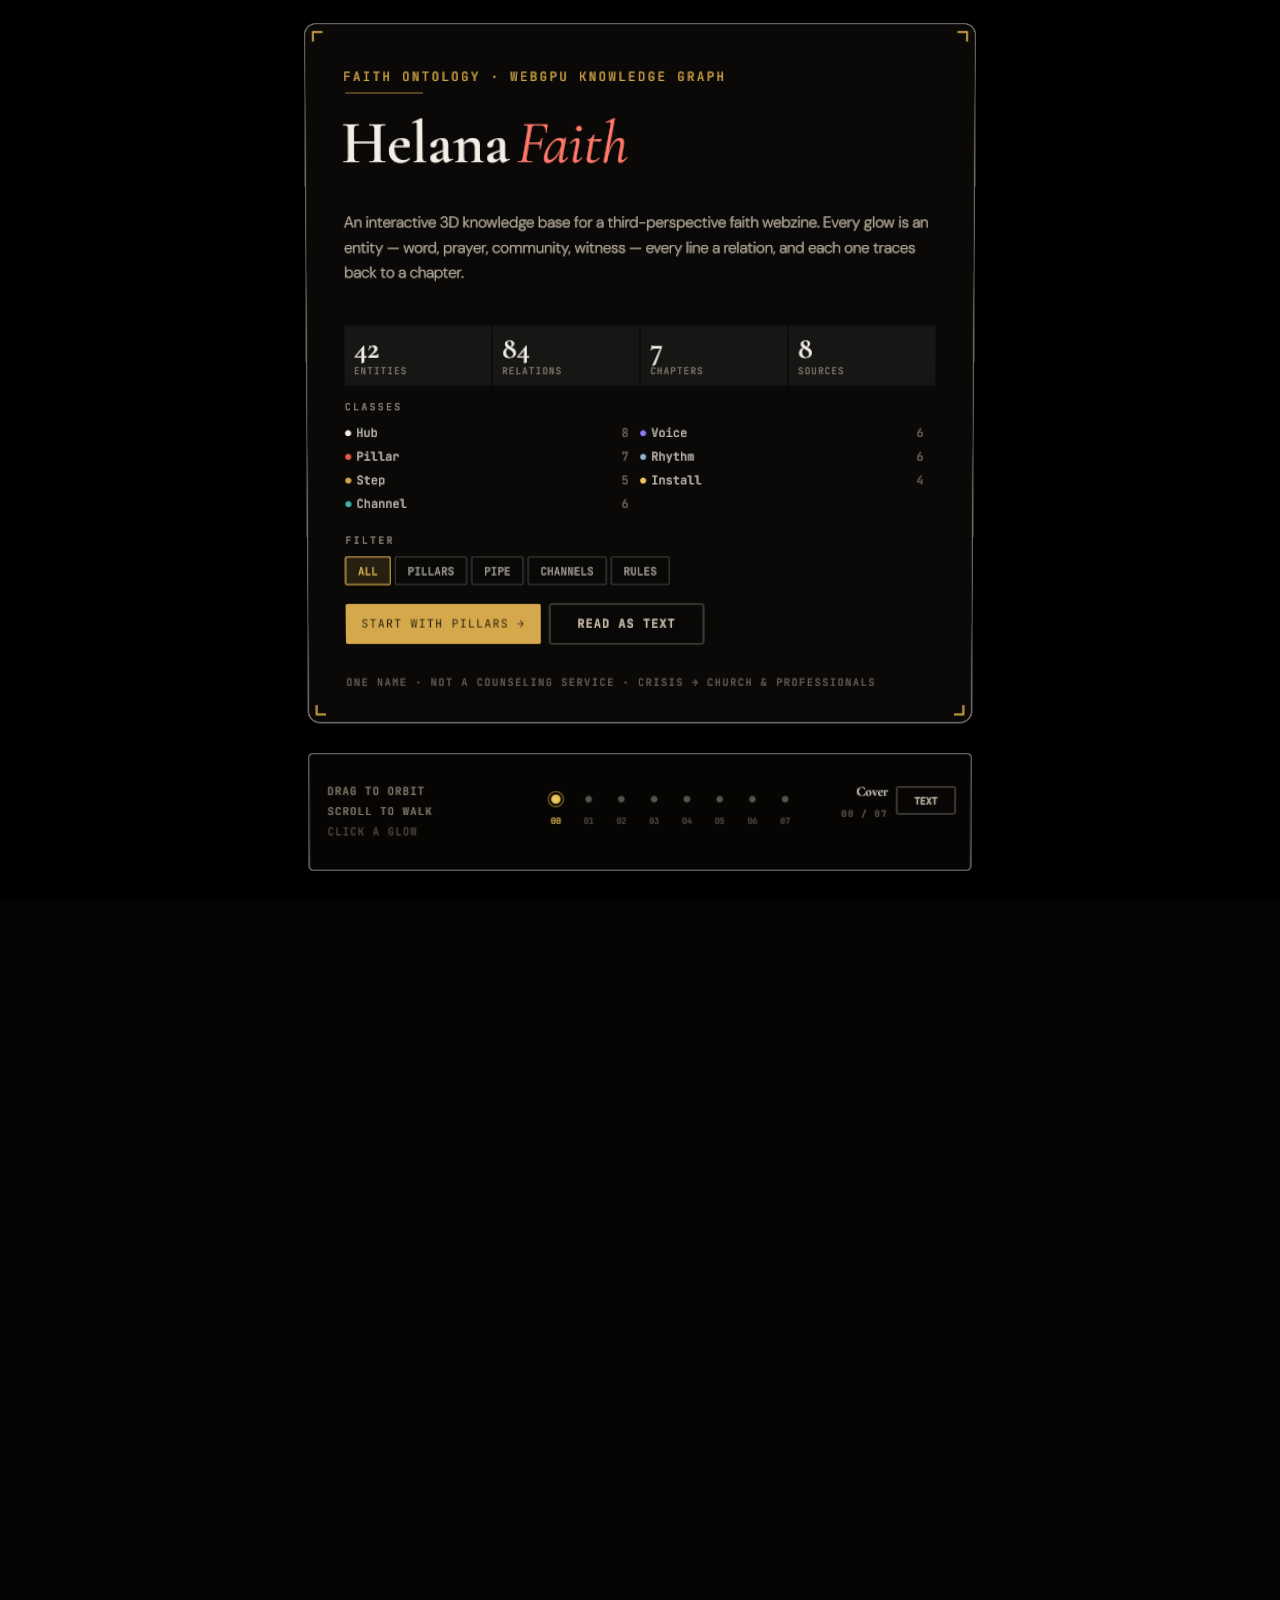
<file: index.html>
<!DOCTYPE html>
<html lang="en" data-theme="dark">
<head>
<meta charset="UTF-8">
<meta name="viewport" content="width=device-width, initial-scale=1.0">
<meta name="description" content="Helana Faith — a religious fantasy channel. A doubting Thomas crosses Christianity, Catholicism, and Buddhism with a third perspective, seeking genuine faith not from doctrine but from doubt and imagination.">
<meta name="theme-color" content="#0a0908" media="(prefers-color-scheme: dark)">
<meta name="theme-color" content="#f7f1e6" media="(prefers-color-scheme: light)">
<meta name="color-scheme" content="dark light">
<meta name="application-name" content="Helana Faith">
<meta name="mobile-web-app-capable" content="yes">
<meta name="apple-mobile-web-app-capable" content="yes">
<meta name="apple-mobile-web-app-status-bar-style" content="black-translucent">
<meta name="apple-mobile-web-app-title" content="Helana Faith">
<meta name="msapplication-TileColor" content="#0a0908">
<meta name="msapplication-TileImage" content="icons/icon-192.png">
<meta property="og:title" content="Helana Faith — Religious Fantasy">
<meta property="og:description" content="From doubt, not doctrine. A religious fantasy channel seeking genuine faith through a third perspective.">
<meta property="og:image" content="https://helena751107.github.io/helana-faith/assets/social-preview.jpg">
<meta property="og:type" content="website">
<title>Helana Faith — Religious Fantasy</title>
<link rel="canonical" href="https://helena751107.github.io/helana-faith/">
<link rel="stylesheet" href="ontoviz/onto.css">
<script type="application/ld+json">
{
  "@context": "https://schema.org",
  "@graph": [
    {
      "@type": "Person",
      "@id": "https://github.com/helena751107#person",
      "name": "Helena Park",
      "url": "https://github.com/helena751107",
      "description": "Made in Korea — not a developer. One Galaxy S21, built by voice, for a sister.",
      "sameAs": [
        "https://github.com/helena751107",
        "https://helena751107.github.io/helena_phone/",
        "https://www.youtube.com/@helena_phone",
        "https://www.youtube.com/@HelenaPark-e7c"
      ]
    },
    {
      "@type": "WebSite",
      "@id": "https://helena751107.github.io/helana-faith/#website",
      "url": "https://helena751107.github.io/helana-faith/",
      "name": "Helana Faith — Religious Fantasy",
      "inLanguage": "en",
      "publisher": {
        "@id": "https://github.com/helena751107#person"
      },
      "author": {
        "@id": "https://github.com/helena751107#person"
      }
    }
  ]
}
</script>
<link rel="manifest" href="site.webmanifest">
<link rel="icon" href="icons/favicon-32.png" type="image/png" sizes="32x32">
<link rel="icon" href="icons/favicon-16.png" type="image/png" sizes="16x16">
<link rel="icon" href="icons/icon.svg" type="image/svg+xml">
<link rel="apple-touch-icon" href="icons/apple-touch-icon.png" sizes="180x180">
<link rel="mask-icon" href="icons/icon.svg" color="#d4a84b">
<link rel="preconnect" href="https://fonts.googleapis.com">
<link rel="preconnect" href="https://fonts.gstatic.com" crossorigin>
<link href="https://fonts.googleapis.com/css2?family=Cormorant+Garamond:ital,wght@0,400;0,600;0,700;1,400;1,600&family=DM+Sans:ital,opsz,wght@0,9..40,300;0,9..40,400;0,9..40,500;0,9..40,600;0,9..40,700;1,9..40,400&family=JetBrains+Mono:wght@400;500&family=Noto+Sans+KR:wght@300;400;500;700&display=swap" rel="stylesheet">
<style>
/* HELANA FAITH — editorial webzine · gold accent · mirrors phone/log */
:root {
  --ink:#f4efe6; --ink-dim:#b5a999; --ink-mute:#7a7064;
  --paper:#0a0908; --paper-2:#12100e; --paper-3:#1a1714;
  --rule:rgba(244,239,230,.1); --rule-strong:rgba(244,239,230,.18);
  --gold:#d4a84b; --gold-bright:#f0c75e; --crimson:#e85d4c; --teal:#3db8a8; --indigo:#8b7cf0;
  --serif:'Cormorant Garamond','Times New Roman',serif;
  --sans:'DM Sans','Noto Sans KR',system-ui,sans-serif;
  --mono:'JetBrains Mono',ui-monospace,monospace;
  --max:1180px; --ease:cubic-bezier(.16,1,.3,1); --accent:var(--gold);
}
[data-theme="light"]{
  --ink:#1a1510; --ink-dim:#5c5348; --ink-mute:#8a8074;
  --paper:#f7f1e6; --paper-2:#efe8db; --paper-3:#fffdf8;
  --rule:rgba(26,21,16,.1); --rule-strong:rgba(26,21,16,.18);
}
*,*::before,*::after{box-sizing:border-box;margin:0;padding:0}
html{scroll-behavior:smooth;-webkit-text-size-adjust:100%}
body{font-family:var(--sans);background:var(--paper);color:var(--ink);line-height:1.65;overflow-x:hidden;-webkit-font-smoothing:antialiased;cursor:none}
@media(pointer:coarse){body{cursor:auto}.cursor,.cursor-dot{display:none!important}}
a{color:inherit;text-decoration:none}
button{font:inherit;color:inherit;background:none;border:none;cursor:none}
@media(pointer:coarse){button{cursor:pointer}}
::selection{background:var(--gold);color:#1a1508}

.cursor,.cursor-dot{position:fixed;top:0;left:0;pointer-events:none;z-index:9999;border-radius:50%;transform:translate(-50%,-50%);transition:width .25s var(--ease),height .25s var(--ease),border-color .25s;mix-blend-mode:difference}
.cursor{width:36px;height:36px;border:1px solid rgba(244,239,230,.55);opacity:.85}
.cursor.hover{width:56px;height:56px;border-color:var(--gold-bright)}
.cursor-dot{width:5px;height:5px;background:var(--gold-bright);mix-blend-mode:normal}

.spine{position:fixed;left:0;top:0;bottom:0;width:3px;z-index:200;background:var(--rule)}
.spine-fill{width:100%;height:0%;background:linear-gradient(180deg,var(--gold),var(--crimson),var(--teal));transition:height .1s linear}

.masthead{position:fixed;top:0;left:0;right:0;z-index:150;display:grid;grid-template-columns:1fr auto 1fr;align-items:center;gap:12px;padding:12px clamp(14px,3vw,36px);padding-top:max(12px,env(safe-area-inset-top));padding-left:max(16px,calc(env(safe-area-inset-left,0px) + 12px));padding-right:max(16px,calc(env(safe-area-inset-right,0px) + 12px));background:color-mix(in srgb,var(--paper) 88%,transparent);backdrop-filter:blur(16px) saturate(1.2);-webkit-backdrop-filter:blur(16px) saturate(1.2);border-bottom:1px solid transparent;transition:border-color .3s;min-height:56px}
.masthead.scrolled{border-bottom-color:var(--rule)}
.mast-left{display:flex;align-items:center;gap:12px;font-size:.72rem;letter-spacing:.14em;text-transform:uppercase;color:var(--ink-mute);font-weight:500}
.mast-left .issue{color:var(--gold)}
.mast-brand{justify-self:center;font-family:var(--serif);font-size:1.1rem;font-weight:700;letter-spacing:.08em;text-transform:uppercase;white-space:nowrap;display:flex;align-items:center;gap:10px}
.mast-brand img{width:28px;height:28px;border-radius:6px}
.mast-brand em{font-style:italic;color:var(--gold);font-weight:400}
.mast-right{justify-self:end;display:flex;align-items:center;gap:2px;flex-wrap:wrap;justify-content:flex-end}
.mast-right a,.mast-right button{font-size:.72rem;letter-spacing:.06em;text-transform:uppercase;padding:10px 11px;color:var(--ink-dim);transition:color .2s;font-weight:500;min-height:44px;display:inline-flex;align-items:center;background:none;border:none;font-family:inherit;cursor:pointer}
.mast-right a:hover,.mast-right button:hover{color:var(--gold)}
.mast-cta{background:var(--gold)!important;color:#1a1508!important;border-radius:2px;font-weight:600!important;padding:10px 14px!important}
.menu-btn{display:none;font-size:1.25rem;width:44px;height:44px;min-height:44px;border:1px solid var(--rule-strong)!important;border-radius:8px;color:var(--ink);background:var(--paper-2);z-index:160}
.nav-backdrop{display:none;position:fixed;inset:0;background:rgba(0,0,0,.5);z-index:145;opacity:0;transition:opacity .25s;border:none}
.nav-backdrop.show{display:block;opacity:1}

.chapter-rail{position:fixed;right:18px;top:50%;transform:translateY(-50%);z-index:140;display:flex;flex-direction:column;gap:14px}
.chapter-rail a{width:8px;height:8px;border-radius:50%;border:1px solid var(--ink-mute);background:transparent;position:relative;transition:.3s var(--ease)}
.chapter-rail a.on{background:var(--gold);border-color:var(--gold);transform:scale(1.3)}
.chapter-rail a span{position:absolute;right:18px;top:50%;transform:translateY(-50%);white-space:nowrap;font-size:.65rem;letter-spacing:.1em;text-transform:uppercase;color:var(--ink-mute);opacity:0;transition:.25s;pointer-events:none}
.chapter-rail a:hover span,.chapter-rail a.on span{opacity:1;color:var(--ink-dim)}

.shell{max-width:var(--max);margin:0 auto;padding:0 clamp(22px,5vw,36px);position:relative;z-index:1}
.chapter{padding:clamp(72px,12vw,120px) 0;border-top:1px solid var(--rule)}
.ch-label{display:flex;align-items:baseline;gap:16px;margin-bottom:28px;font-size:.7rem;letter-spacing:.22em;text-transform:uppercase;color:var(--gold);font-weight:600}
.ch-label .num{font-family:var(--mono);font-size:.75rem}
.ch-label .line{flex:1;height:1px;background:var(--rule)}
.ch-title{font-family:var(--serif);font-size:clamp(2.2rem,5vw,3.4rem);font-weight:600;line-height:1.1;letter-spacing:-.02em;margin-bottom:16px}
.ch-title em{font-style:italic;color:var(--gold-bright)}
.ch-deck{max-width:540px;color:var(--ink-dim);font-size:1.05rem;font-weight:300;margin-bottom:40px}

.cover{min-height:100vh;display:grid;place-items:center;position:relative;padding:100px 0 60px;overflow:hidden}
.cover-bg{position:absolute;inset:0;z-index:0;background:
  radial-gradient(ellipse 80% 60% at 70% 18%,rgba(212,168,75,.16),transparent 55%),
  radial-gradient(ellipse 50% 50% at 18% 82%,rgba(240,199,94,.07),transparent 50%),
  radial-gradient(ellipse 40% 40% at 92% 88%,rgba(139,124,240,.06),transparent 50%)}
.cover-noise{position:absolute;inset:0;opacity:.04;z-index:0;pointer-events:none;background-image:url("data:image/svg+xml,%3Csvg viewBox='0 0 200 200' xmlns='http://www.w3.org/2000/svg'%3E%3Cfilter id='n'%3E%3CfeTurbulence type='fractalNoise' baseFrequency='0.9' numOctaves='4' stitchTiles='stitch'/%3E%3C/filter%3E%3Crect width='100%25' height='100%25' filter='url(%23n)'/%3E%3C/svg%3E")}
.cover-inner{position:relative;z-index:1;width:100%;max-width:var(--max);margin:0 auto;padding:0 clamp(22px,5vw,36px)}
.cover-kicker{display:flex;flex-wrap:wrap;gap:10px 18px;align-items:center;font-size:.72rem;letter-spacing:.18em;text-transform:uppercase;color:var(--ink-mute);margin-bottom:28px}
.cover-kicker .dot{width:6px;height:6px;border-radius:50%;background:var(--gold);box-shadow:0 0 12px var(--gold);animation:blink 2s infinite}
@keyframes blink{50%{opacity:.35}}
.cover h1{font-family:var(--serif);font-weight:700;font-size:clamp(2.8rem,10vw,6.8rem);line-height:.94;letter-spacing:-.03em;margin-bottom:24px}
.cover h1 .thin{font-weight:400;font-style:italic;color:var(--gold-bright);display:block}
.cover h1 .line2{display:block;font-size:.7em;font-weight:500;margin-top:.06em}
.cover-sub{max-width:520px;font-size:clamp(1rem,2vw,1.15rem);color:var(--ink-dim);font-weight:300;margin-bottom:36px;border-left:2px solid var(--gold);padding-left:18px}
.cover-cta{display:flex;flex-wrap:wrap;gap:12px;margin-bottom:48px}
.btn{display:inline-flex;align-items:center;gap:8px;padding:14px 22px;font-size:.8rem;font-weight:600;letter-spacing:.08em;text-transform:uppercase;border:1px solid var(--rule-strong);transition:.35s var(--ease);background:transparent;color:var(--ink)}
.btn-solid{background:var(--gold);color:#1a1508;border-color:var(--gold)}
.btn-solid:hover{background:var(--gold-bright);transform:translateY(-2px)}
.btn-line:hover{border-color:var(--gold);color:var(--gold);transform:translateY(-2px)}
.btn-soft{background:color-mix(in srgb,var(--gold) 14%,var(--paper-2));border-color:color-mix(in srgb,var(--gold) 40%,var(--rule))}

.cover-stats{display:grid;grid-template-columns:repeat(6,1fr);gap:1px;background:var(--rule);border:1px solid var(--rule)}
.cover-stats .s{background:var(--paper-2);padding:20px 10px;text-align:center;transition:background .3s}
.cover-stats .s:hover{background:var(--paper-3)}
.cover-stats .v{font-family:var(--serif);font-size:clamp(1.5rem,3vw,2.1rem);font-weight:700;color:var(--gold-bright);line-height:1}
.cover-stats .l{font-size:.62rem;letter-spacing:.12em;text-transform:uppercase;color:var(--ink-mute);margin-top:8px}

.marquee-wrap{overflow:hidden;border-block:1px solid var(--rule);background:var(--paper-2);padding:14px 0}
.marquee{display:flex;width:max-content;animation:marquee 44s linear infinite;font-size:.75rem;letter-spacing:.16em;text-transform:uppercase;color:var(--ink-mute);font-weight:500}
.marquee span{padding:0 28px;white-space:nowrap}
.marquee span::after{content:'✝';margin-left:28px;color:var(--gold);font-size:.7rem;vertical-align:middle}
@keyframes marquee{to{transform:translateX(-50%)}}

.g2{display:grid;grid-template-columns:1fr 1fr;gap:20px}
.g3{display:grid;grid-template-columns:repeat(3,1fr);gap:18px}
.g4{display:grid;grid-template-columns:repeat(4,1fr);gap:14px}

.pillar{background:var(--paper-2);border:1px solid var(--rule);padding:26px;cursor:none;transition:.4s var(--ease);position:relative;overflow:hidden}
@media(pointer:coarse){.pillar{cursor:pointer}}
.pillar::before{content:'';position:absolute;left:0;top:0;bottom:0;width:3px;background:var(--pc,var(--gold));opacity:.75}
.pillar:hover,.pillar.active{border-color:var(--pc,var(--gold));transform:translateY(-6px);box-shadow:0 28px 50px rgba(0,0,0,.35)}
.pillar .code{font-size:.65rem;letter-spacing:.16em;text-transform:uppercase;font-weight:700;color:var(--pc,var(--gold));margin-bottom:10px}
.pillar h3{font-family:var(--serif);font-size:1.55rem;font-weight:600;margin-bottom:10px}
.pillar p{color:var(--ink-dim);font-size:.9rem;font-weight:300;margin-bottom:14px}
.pillar ul{margin:0 0 0 1.05em;color:var(--ink-dim);font-size:.85rem;font-weight:300}
.pillar li{margin-bottom:5px}
.meter{margin-top:16px}
.meter-label{display:flex;justify-content:space-between;font-size:.68rem;letter-spacing:.08em;text-transform:uppercase;color:var(--ink-mute);margin-bottom:6px}
.meter-bar{height:4px;background:var(--rule);overflow:hidden}
.meter-fill{height:100%;width:0;background:var(--pc,var(--gold));transition:width 1.2s var(--ease)}

.infograph-box{background:var(--paper-2);border:1px solid var(--rule);padding:clamp(20px,4vw,36px);position:relative}
.infograph-box .hint{position:absolute;top:14px;right:16px;font-size:.65rem;letter-spacing:.1em;text-transform:uppercase;color:var(--ink-mute)}
.svg-arch{width:100%;height:auto;display:block;max-height:440px}
.svg-arch .node rect{transition:fill .3s,stroke .3s,filter .3s}
.svg-arch .node:hover rect,.svg-arch .node.active rect{fill:rgba(212,168,75,.14);stroke:var(--gold);filter:drop-shadow(0 0 8px rgba(212,168,75,.35))}
.svg-arch .node:hover text,.svg-arch .node.active text{fill:var(--gold-bright)}
.svg-arch .flow{stroke-dasharray:6 6;animation:dash 16s linear infinite}
@keyframes dash{to{stroke-dashoffset:-120}}
.tooltip{position:absolute;pointer-events:none;z-index:10;background:var(--paper-3);border:1px solid var(--gold);padding:12px 14px;max-width:260px;opacity:0;transform:translateY(6px);transition:opacity .2s,transform .2s;font-size:.82rem;box-shadow:0 12px 40px rgba(0,0,0,.4)}
.tooltip.show{opacity:1;transform:none}
.tooltip strong{display:block;font-family:var(--serif);font-size:1.05rem;margin-bottom:4px;color:var(--gold-bright)}
.tooltip span{color:var(--ink-dim);font-weight:300;line-height:1.45}

.method-steps{display:grid;grid-template-columns:repeat(5,1fr);gap:10px;margin-bottom:28px}
.m-step{background:var(--paper-2);border:1px solid var(--rule);padding:18px 14px;transition:.35s var(--ease);cursor:none;min-height:140px}
@media(pointer:coarse){.m-step{cursor:pointer}}
.m-step:hover,.m-step.active{border-color:var(--gold);transform:translateY(-4px);box-shadow:0 16px 40px rgba(0,0,0,.3)}
.m-step .n{font-family:var(--serif);font-size:1.8rem;color:var(--gold);line-height:1;margin-bottom:8px}
.m-step .en{font-family:var(--mono);font-size:.65rem;letter-spacing:.1em;text-transform:uppercase;color:var(--ink-mute);margin-bottom:6px}
.m-step .ko{font-weight:600;font-size:.95rem;margin-bottom:8px}
.m-step .d{font-size:.78rem;color:var(--ink-dim);font-weight:300;line-height:1.45}
.method-panel{background:var(--paper-2);border:1px solid var(--rule);padding:28px;min-height:150px;border-left:3px solid var(--gold)}
.method-panel h3{font-family:var(--serif);font-size:1.5rem;margin-bottom:10px}
.method-panel p{color:var(--ink-dim);font-weight:300;font-size:.95rem}

.chan{background:var(--paper-2);border:1px solid var(--rule);padding:24px;transition:.35s var(--ease);display:flex;flex-direction:column;gap:12px}
.chan:hover{border-color:var(--gold);transform:translateY(-4px);box-shadow:0 20px 48px rgba(0,0,0,.3)}
.chan .eyebrow{font-size:.65rem;letter-spacing:.14em;text-transform:uppercase;color:var(--gold);font-weight:600}
.chan h3{font-family:var(--serif);font-size:1.45rem;font-weight:600}
.chan p{color:var(--ink-dim);font-weight:300;font-size:.9rem;flex:1}
.chan .link{font-size:.75rem;letter-spacing:.08em;text-transform:uppercase;font-weight:600;color:var(--gold-bright)}

.verse{margin:8px 0 0;padding:28px 24px;border:1px solid var(--rule);background:var(--paper-3);position:relative}
.verse q{font-family:var(--serif);font-size:clamp(1.25rem,3vw,1.75rem);font-style:italic;line-height:1.45;color:var(--ink-dim);display:block}
.verse cite{display:block;margin-top:16px;font-style:normal;font-size:.75rem;letter-spacing:.12em;text-transform:uppercase;color:var(--gold);font-weight:600}

.ibar{display:flex;flex-direction:column;gap:12px}
.ibar-row{display:grid;grid-template-columns:100px 1fr 48px;gap:12px;align-items:center;font-size:.78rem}
.ibar-row .n{color:var(--ink-mute);text-align:right;font-size:.72rem}
.ibar-row .t{height:6px;background:var(--rule);overflow:hidden}
.ibar-row .f{height:100%;width:0;transition:width 1.4s var(--ease)}
.ibar-row .p{font-family:var(--mono);font-size:.72rem;color:var(--ink-dim)}

.ed-card{background:var(--paper-2);border:1px solid var(--rule);padding:28px;transition:.35s var(--ease)}
.ed-card:hover{border-color:var(--rule-strong);transform:translateY(-3px)}
.ed-card .eyebrow{font-size:.65rem;letter-spacing:.16em;text-transform:uppercase;color:var(--gold);margin-bottom:12px;font-weight:600}
.ed-card h3{font-family:var(--serif);font-size:1.5rem;font-weight:600;margin-bottom:12px}
.ed-card p{color:var(--ink-dim);font-weight:300;font-size:.95rem}
.tag{font-size:.65rem;letter-spacing:.06em;text-transform:uppercase;padding:4px 10px;border:1px solid var(--rule);color:var(--ink-mute);font-weight:500;display:inline-block}
.tag.gold{border-color:rgba(212,168,75,.45);color:var(--gold)}
.tag.ok{border-color:rgba(61,184,168,.4);color:var(--teal)}

.install-box{background:var(--paper-2);border:1px solid var(--rule);padding:28px;display:grid;gap:16px}
.install-box code{font-family:var(--mono);font-size:.85rem;color:var(--gold);background:var(--paper);padding:14px 16px;border:1px solid var(--rule);display:block;overflow-x:auto}
.eco-bar{display:flex;flex-wrap:wrap;gap:8px;margin-top:20px;padding:14px;border:1px dashed var(--rule);background:var(--paper-2)}
.eco-bar a{font-size:.72rem;letter-spacing:.08em;text-transform:uppercase;color:var(--ink-mute);padding:8px 12px;min-height:36px;display:inline-flex;align-items:center}
.eco-bar a:hover,.eco-bar a.on{color:var(--gold)}

.note{margin-top:28px;padding:16px 18px;border:1px solid var(--rule-strong);background:color-mix(in srgb,var(--gold) 8%,var(--paper-2));font-size:.88rem;color:var(--ink-dim);font-weight:300}
.note strong{color:var(--gold-bright);font-weight:600}

.hero-shot{position:relative;margin:44px 0 0;border:1px solid var(--rule-strong);overflow:hidden;background:var(--paper-2)}
.hero-shot img{width:100%;height:auto;display:block;filter:saturate(1.05) contrast(1.03)}
.hero-shot .cap{position:absolute;left:14px;bottom:14px;font-size:.66rem;letter-spacing:.14em;text-transform:uppercase;color:var(--gold-bright);background:rgba(10,9,8,.55);backdrop-filter:blur(6px);-webkit-backdrop-filter:blur(6px);padding:7px 11px;border:1px solid rgba(244,239,230,.15)}
[data-theme="light"] .hero-shot .cap{background:rgba(247,241,230,.6);color:var(--gold);border-color:rgba(26,21,16,.15)}
@media(max-width:640px){.hero-shot{margin-top:32px}.hero-shot .cap{font-size:.6rem;padding:6px 9px}}

.reveal{opacity:0;transform:translateY(28px);transition:opacity .7s var(--ease),transform .7s var(--ease)}
.reveal.in{opacity:1;transform:none}
.reveal-d1{transition-delay:.08s}.reveal-d2{transition-delay:.16s}.reveal-d3{transition-delay:.24s}

.site-foot{border-top:1px solid var(--rule);padding:48px 0 80px;text-align:center;color:var(--ink-mute);font-size:.82rem}
.site-foot .gold{color:var(--gold);margin-top:8px;font-weight:500}
.to-top{position:fixed;right:18px;bottom:22px;z-index:160;width:44px;height:44px;border:1px solid var(--rule-strong);background:var(--paper-2);border-radius:50%;opacity:0;pointer-events:none;transition:.3s;color:var(--ink);display:grid;place-items:center;font-size:1.1rem}
.to-top.show{opacity:1;pointer-events:auto}

@media(max-width:900px){
  .g3,.g4,.cover-stats{grid-template-columns:repeat(2,1fr)}
  .method-steps{grid-template-columns:repeat(2,1fr)}
  .method-steps .m-step:last-child{grid-column:1/-1}
  .chapter-rail{display:none}
  .menu-btn{display:grid;place-items:center}
  .masthead{grid-template-columns:1fr auto}
  .mast-brand{justify-self:start}
  .mast-left{display:none}
  .mast-right{position:fixed;top:0;right:0;bottom:0;width:min(300px,86vw);background:var(--paper-2);border-left:1px solid var(--rule);flex-direction:column;align-items:stretch;justify-content:flex-start;padding:72px 16px 24px;gap:4px;transform:translateX(105%);transition:transform .3s var(--ease);z-index:155}
  .mast-right.open{transform:translateX(0)}
  .mast-right a,.mast-right button{justify-content:flex-start;width:100%;padding:14px 12px}
}
@media(max-width:640px){
  .g2,.g3,.g4{grid-template-columns:1fr}
  .cover-stats{grid-template-columns:repeat(2,1fr)}
  .method-steps{grid-template-columns:1fr}
  .method-steps .m-step:last-child{grid-column:auto}
  .cover h1{font-size:clamp(2.4rem,12vw,3.5rem)}
  .ibar-row{grid-template-columns:80px 1fr 40px}
  .infograph-box .hint{display:none}
}
@media(prefers-reduced-motion:reduce){
  .marquee,.svg-arch .flow,.reveal{animation:none!important;transition:none!important}
  .reveal{opacity:1;transform:none}
}

/* —— Chapter accordion (default collapsed) —— */
.acc-toolbar{display:flex;gap:10px;flex-wrap:wrap;margin:8px 0 20px}
.acc-toolbar button{min-height:40px;padding:8px 14px;border:1px solid var(--rule-strong,var(--rule2,rgba(244,239,230,.18)));background:var(--paper-2);color:var(--ink-dim);font-size:.72rem;letter-spacing:.08em;text-transform:uppercase;cursor:pointer;font-family:inherit;transition:.25s}
.acc-toolbar button:hover{border-color:var(--accent,var(--gold));color:var(--ink)}
section.chapter.acc{border-top:1px solid var(--rule);padding:0}
section.chapter.acc .acc-head{width:100%;display:grid;grid-template-columns:1fr auto;grid-template-rows:auto auto;gap:6px 16px;align-items:center;text-align:left;padding:22px 0;min-height:64px;background:none;border:none;color:inherit;font:inherit;cursor:pointer}
section.chapter.acc .acc-head .ch-label{grid-column:1/-1;margin-bottom:0;pointer-events:none}
section.chapter.acc .acc-head .ch-title{margin:0;pointer-events:none;font-size:clamp(1.6rem,4vw,2.4rem)}
section.chapter.acc .acc-ico{width:36px;height:36px;border:1px solid var(--rule-strong,var(--rule2,rgba(244,239,230,.18)));display:grid;place-items:center;color:var(--accent,var(--gold));transition:transform .3s var(--ease);grid-row:2;justify-self:end}
section.chapter.acc .acc-head[aria-expanded="true"] .acc-ico{transform:rotate(45deg);background:color-mix(in srgb,var(--accent,var(--gold)) 15%,transparent)}
section.chapter.acc .acc-panel{display:grid;grid-template-rows:0fr;transition:grid-template-rows .4s var(--ease)}
section.chapter.acc .acc-panel > .acc-inner{overflow:hidden;min-height:0;opacity:0;transition:opacity .3s,padding .3s;padding-bottom:0}
section.chapter.acc .acc-panel.open{grid-template-rows:1fr}
section.chapter.acc .acc-panel.open > .acc-inner{opacity:1;padding-bottom:clamp(36px,6vw,72px)}
@media(max-width:640px){section.chapter.acc .acc-head .ch-title{font-size:1.35rem}}


/* —— Mobile readability: keep text clear of left spine + edge clip —— */
:root { --gutter: max(20px, calc(env(safe-area-inset-left, 0px) + 14px)); --gutter-r: max(20px, calc(env(safe-area-inset-right, 0px) + 14px)); }
.spine { width: 2px !important; opacity: .9; pointer-events: none; }
.shell,
.cover-inner,
.acc-toolbar.shell,
.acc-toolbar {
  padding-left: var(--gutter) !important;
  padding-right: var(--gutter-r) !important;
  box-sizing: border-box;
}
.masthead {
  padding-left: var(--gutter) !important;
  padding-right: var(--gutter-r) !important;
}
.mast-brand { padding-left: 0; margin-left: 0; }
.mast-left { padding-left: 0; }
.cover h1,
.ch-title,
.cover-sub,
.ch-deck {
  overflow-wrap: anywhere;
  word-break: keep-all;
  padding-inline: 2px; /* negative letter-spacing can clip first glyph */
}
.cover h1 { letter-spacing: -0.02em; } /* slightly less aggressive than -0.03 */
.marquee-wrap { margin-inline: 0; }
.acc-head { padding-left: 2px; padding-right: 2px; }
.to-top {
  right: max(14px, env(safe-area-inset-right, 0px)) !important;
  bottom: max(18px, env(safe-area-inset-bottom, 0px)) !important;
}
@media (max-width: 640px) {
  :root { --gutter: max(22px, calc(env(safe-area-inset-left, 0px) + 16px)); --gutter-r: max(22px, calc(env(safe-area-inset-right, 0px) + 16px)); }
  .cover h1 { font-size: clamp(2.1rem, 10.5vw, 3.2rem); line-height: 1.02; }
  .cover-stats { margin-inline: 0; }
  .keys { max-width: 100%; }
  .infograph-box { padding-left: 14px; padding-right: 14px; overflow-x: auto; -webkit-overflow-scrolling: touch; }
  .svg-arch { min-width: 520px; } /* allow pan instead of crush */
  .chapter-rail { display: none !important; }
}

</style>
</head>
<body>
<div class="cursor" id="cursor" aria-hidden="true"></div>
<div class="cursor-dot" id="cursorDot" aria-hidden="true"></div>
<div class="spine" aria-hidden="true"><div class="spine-fill" id="spineFill"></div></div>
<button type="button" class="to-top" id="toTop" aria-label="Back to top">↑</button>

<header class="masthead" id="masthead">
  <div class="mast-left"><span class="issue">Vol. Faith</span><span>Hope Track</span></div>
  <a class="mast-brand" href="./" data-cursor>
    <img src="icons/favicon-32.png" width="28" height="28" alt="">
    Helana <em>Faith</em>
  </a>
  <div style="justify-self:end;display:flex;align-items:center;gap:8px">
    <button type="button" class="menu-btn" id="menuBtn" aria-label="Menu" aria-expanded="false">☰</button>
    <nav class="mast-right" id="mastRight">
      <a href="pages/" data-cursor>Docs</a>
      <a href="#pillars" data-cursor>Pillars</a>
      <a href="#map" data-cursor>Map</a>
      <a href="#method" data-cursor>Method</a>
      <a href="#channels" data-cursor>Channels</a>
      <a href="#voice" data-cursor>Voice</a>
      <a href="https://discord.gg/JTYSZv2WQE" target="_blank" rel="noopener" data-cursor>Discord</a>
      <button type="button" id="themeBtn" data-cursor>Theme</button>
      <a class="mast-cta" href="#install" data-cursor>Install</a>
    </nav>
  </div>
</header>
<div class="nav-backdrop" id="navBackdrop"></div>

<nav class="chapter-rail" aria-label="Chapters">
  <a href="#cover" data-ch="cover" class="on"><span>Cover</span></a>
  <a href="#pillars" data-ch="pillars"><span>Pillars</span></a>
  <a href="#map" data-ch="map"><span>Map</span></a>
  <a href="#method" data-ch="method"><span>Method</span></a>
  <a href="#channels" data-ch="channels"><span>Channels</span></a>
  <a href="#voice" data-ch="voice"><span>Voice</span></a>
  <a href="#rhythm" data-ch="rhythm"><span>Rhythm</span></a>
  <a href="#install" data-ch="install"><span>Install</span></a>
</nav>

<section class="cover" id="cover">
  <div class="cover-bg"></div>
  <div class="cover-noise"></div>
  <div class="cover-inner">
    <div class="cover-kicker">
      <span class="dot"></span>
      <span>Doubt · Dialogue · Fantasy</span>
      <span>A Third Perspective</span>
      <span>Webzine Vol.01</span>
    </div>
    <h1>
      Starting from doubt.
      <span class="thin">Thomas's question.</span>
      <span class="line2">Toward genuine faith.</span>
    </h1>
    <p class="cover-sub">
      Crossing Christianity, Catholicism, and Buddhism with a third perspective,
      seeking genuine faith not from doctrine but from doubt and imagination (fantasy).
      From dialogue with my sister, to questions put to my nephew, a seminary grad student.
    </p>
    <div class="cover-cta">
      <a class="btn btn-solid" href="#pillars" data-cursor>Enter pillars</a>
      <a class="btn btn-line" href="#channels" data-cursor>Open channels</a>
      <a class="btn btn-soft" href="https://discord.gg/JTYSZv2WQE" target="_blank" rel="noopener" data-cursor>Join Discord</a>
    </div>
    <div class="cover-stats">
      <div class="s"><div class="v" data-count="4">0</div><div class="l">Pillars</div></div>
      <div class="s"><div class="v" data-count="5">0</div><div class="l">Pipeline</div></div>
      <div class="s"><div class="v" data-count="3">0</div><div class="l">Channels</div></div>
      <div class="s"><div class="v" data-count="1">0</div><div class="l">Discord</div></div>
      <div class="s"><div class="v" data-count="1">0</div><div class="l">Name</div></div>
      <div class="s"><div class="v" data-count="0">0</div><div class="l">SW</div></div>
    </div>
    <div class="hero-shot">
      <img src="assets/hero-web.jpg" alt="A hand reaching toward a glowing smartphone, warm golden light and softly blurred stained-glass church windows in the background — a quiet image of reaching for faith through everyday life." loading="eager" width="1600" height="800">
      <span class="cap">Helana Faith · A Third Perspective</span>
    </div>
  </div>
</section>

<div class="marquee-wrap" aria-hidden="true">
  <div class="marquee">
    <span>Word</span><span>Prayer</span><span>Community</span><span>Witness</span><span>YouTube</span><span>Discord</span><span>Tistory</span><span>Hope Track</span><span>Big Sister</span><span>Helana Faith</span><span>Grace</span><span>Hope</span>
    <span>Word</span><span>Prayer</span><span>Community</span><span>Witness</span><span>YouTube</span><span>Discord</span><span>Tistory</span><span>Hope Track</span><span>Big Sister</span><span>Helana Faith</span><span>Grace</span><span>Hope</span>
  </div>
</div>

<main>
<section class="chapter shell" id="pillars">
  <div class="ch-label"><span class="num">01</span><span>Pillars</span><span class="line"></span></div>
  <h2 class="ch-title">Four Pillars · <em>The Stage of Faith</em></h2>
  <p class="ch-deck">Tap a card to fill in that pillar's weight. The four pillars gather into one voice.</p>
  <div class="g2">
    <article class="pillar reveal active" data-cursor style="--pc:var(--gold)" data-w="92">
      <div class="code">01 · Word</div>
      <h3>Word</h3>
      <p>Scripture, reflection, notes. Not long-winded — one verse to hold the day.</p>
      <ul><li>Daily/weekly reflection drafts</li><li>Scripture cards · short commentary</li><li>Kept separate from the Tistory work log</li></ul>
      <div class="meter"><div class="meter-label"><span>Weight</span><span>92%</span></div><div class="meter-bar"><div class="meter-fill" data-w="92"></div></div></div>
    </article>
    <article class="pillar reveal reveal-d1" data-cursor style="--pc:var(--indigo)" data-w="78">
      <div class="code">02 · Prayer</div>
      <h3>Prayer</h3>
      <p>Petition, gratitude, silence. Keeping the boundary between public channels and a personal journal.</p>
      <ul><li>Prayer request board (sensitive info excluded)</li><li>Petitions touching the care household</li><li>Answered-prayer records use pseudonyms and generalization</li></ul>
      <div class="meter"><div class="meter-label"><span>Weight</span><span>78%</span></div><div class="meter-bar"><div class="meter-fill" data-w="78"></div></div></div>
    </article>
    <article class="pillar reveal reveal-d2" data-cursor style="--pc:var(--teal)" data-w="85">
      <div class="code">03 · Community</div>
      <h3>Community</h3>
      <p>Discord lobby and sharing. Not a place to be alone, but not loud either.</p>
      <ul><li>Linked with the S21 Phone Discord</li><li>Weekly check-in rhythm</li><li>Handoff etiquette (CONSTITUTION)</li></ul>
      <div class="meter"><div class="meter-label"><span>Weight</span><span>85%</span></div><div class="meter-bar"><div class="meter-fill" data-w="85"></div></div></div>
    </article>
    <article class="pillar reveal reveal-d3" data-cursor style="--pc:var(--crimson)" data-w="88">
      <div class="code">04 · Witness</div>
      <h3>Witness</h3>
      <p>Letting life speak. Sent outward as video, writing, and short clips.</p>
      <ul><li>YouTube Faith track</li><li>Webzine · Shorts drafts (_Grok)</li><li>A tone of witness, not boasting</li></ul>
      <div class="meter"><div class="meter-label"><span>Weight</span><span>88%</span></div><div class="meter-bar"><div class="meter-fill" data-w="88"></div></div></div>
    </article>
  </div>
</section>

<section class="chapter shell" id="map">
  <div class="ch-label"><span class="num">02</span><span>Infographic</span><span class="line"></span></div>
  <h2 class="ch-title">The Map <em>Where</em> Hope Flows</h2>
  <p class="ch-deck">Hover or tap a node to open its description. The dotted lines are the paths that keep content and care from drifting apart.</p>
  <div class="infograph-box reveal" id="archBox">
    <span class="hint">Hover / tap nodes</span>
    <div class="tooltip" id="archTip"></div>
    <svg class="svg-arch" viewBox="0 0 960 420" role="img" aria-label="Faith content flow map">
      <defs>
        <linearGradient id="fg" x1="0" y1="0" x2="1" y2="1"><stop offset="0%" stop-color="#d4a84b"/><stop offset="100%" stop-color="#f0c75e"/></linearGradient>
      </defs>
      <path class="flow" d="M200 100 C320 100, 320 200, 480 200" fill="none" stroke="#d4a84b" stroke-width="1.5" opacity=".55"/>
      <path class="flow" d="M480 80 C480 120, 480 160, 480 200" fill="none" stroke="#f0c75e" stroke-width="1.5" opacity=".5"/>
      <path class="flow" d="M760 100 C640 100, 640 200, 480 200" fill="none" stroke="#8b7cf0" stroke-width="1.5" opacity=".5"/>
      <path class="flow" d="M480 250 C360 300, 260 320, 180 340" fill="none" stroke="#3db8a8" stroke-width="1.2" opacity=".45"/>
      <path class="flow" d="M480 250 C600 300, 700 320, 780 340" fill="none" stroke="#e85d4c" stroke-width="1.2" opacity=".45"/>
      <path class="flow" d="M480 250 C480 300, 480 320, 480 360" fill="none" stroke="#d4a84b" stroke-width="1.2" opacity=".4"/>

      <g class="node" data-tip="Word|Scripture, reflection, short commentary. The root of the content." data-cursor>
        <rect x="70" y="55" width="260" height="90" rx="10" fill="#12100e" stroke="#d4a84b" stroke-width="1.5"/>
        <text x="200" y="100" text-anchor="middle" fill="#d4a84b" font-family="DM Sans,sans-serif" font-size="15" font-weight="600">Word</text>
        <text x="200" y="122" text-anchor="middle" fill="#7a7064" font-family="DM Sans,sans-serif" font-size="12">Scripture · Memo</text>
      </g>
      <g class="node" data-tip="Prayer|Petition and silence. Filtered for sensitive info before publishing." data-cursor>
        <rect x="350" y="30" width="260" height="90" rx="10" fill="#12100e" stroke="#f0c75e" stroke-width="1.5"/>
        <text x="480" y="75" text-anchor="middle" fill="#f0c75e" font-family="DM Sans,sans-serif" font-size="15" font-weight="600">Prayer</text>
        <text x="480" y="97" text-anchor="middle" fill="#7a7064" font-family="DM Sans,sans-serif" font-size="12">Quiet · Honest</text>
      </g>
      <g class="node" data-tip="Community|Discord and sharing. Not a place to be alone." data-cursor>
        <rect x="630" y="55" width="260" height="90" rx="10" fill="#12100e" stroke="#8b7cf0" stroke-width="1.5"/>
        <text x="760" y="100" text-anchor="middle" fill="#8b7cf0" font-family="DM Sans,sans-serif" font-size="15" font-weight="600">Community</text>
        <text x="760" y="122" text-anchor="middle" fill="#7a7064" font-family="DM Sans,sans-serif" font-size="12">Discord · Care</text>
      </g>

      <g class="node" data-tip="Helana Faith|The hub where the four pillars gather. Under Big Sister's name." data-cursor>
        <rect x="300" y="180" width="360" height="100" rx="12" fill="#14110c" stroke="url(#fg)" stroke-width="2"/>
        <text x="480" y="228" text-anchor="middle" fill="#f4efe6" font-family="Cormorant Garamond,serif" font-size="28" font-weight="600">HELANA FAITH</text>
        <text x="480" y="254" text-anchor="middle" fill="#7a7064" font-family="DM Sans,sans-serif" font-size="12">Hope track · One name</text>
      </g>

      <g class="node" data-tip="YouTube|Teaching, testimony, shorts. Witness sent outward." data-cursor>
        <rect x="60" y="320" width="240" height="64" rx="8" fill="#12100e" stroke="#e85d4c" stroke-width="1.2"/>
        <text x="180" y="358" text-anchor="middle" fill="#e85d4c" font-family="DM Sans,sans-serif" font-size="14" font-weight="600">YouTube</text>
      </g>
      <g class="node" data-tip="Discord|Real-time lobby. Shared with the S21 Phone server." data-cursor>
        <rect x="360" y="330" width="240" height="64" rx="8" fill="#12100e" stroke="#3db8a8" stroke-width="1.2"/>
        <text x="480" y="368" text-anchor="middle" fill="#3db8a8" font-family="DM Sans,sans-serif" font-size="14" font-weight="600">Discord</text>
      </g>
      <g class="node" data-tip="Pages · Notes|This webzine and repo docs. An installable hub." data-cursor>
        <rect x="660" y="320" width="240" height="64" rx="8" fill="#12100e" stroke="#d4a84b" stroke-width="1.2"/>
        <text x="780" y="358" text-anchor="middle" fill="#d4a84b" font-family="DM Sans,sans-serif" font-size="14" font-weight="600">Pages · Notes</text>
      </g>
    </svg>
  </div>
</section>

<section class="chapter shell" id="method">
  <div class="ch-label"><span class="num">03</span><span>Method</span><span class="line"></span></div>
  <h2 class="ch-title">Content <em>Pipeline</em>, Five Stages</h2>
  <p class="ch-deck">Click a stage to change the panel. The Hope track also respects the scaffold → build → audit flow.</p>
  <div class="method-steps">
    <div class="m-step active reveal" data-m="0" data-cursor><div class="n">01</div><div class="en">Receive</div><div class="ko">Receive</div><div class="d">Scripture, context, title.</div></div>
    <div class="m-step reveal reveal-d1" data-m="1" data-cursor><div class="n">02</div><div class="en">Draft</div><div class="ko">Draft</div><div class="d">_Grok draft to 80%.</div></div>
    <div class="m-step reveal reveal-d2" data-m="2" data-cursor><div class="n">03</div><div class="en">Shape</div><div class="ko">Shape</div><div class="d">Tone, length, publish boundary.</div></div>
    <div class="m-step reveal reveal-d3" data-m="3" data-cursor><div class="n">04</div><div class="en">Send</div><div class="ko">Send</div><div class="d">Shaped per channel.</div></div>
    <div class="m-step reveal" data-m="4" data-cursor><div class="n">05</div><div class="en">Rest</div><div class="ko">Rest</div><div class="d">See the response, then next.</div></div>
  </div>
  <div class="method-panel reveal" id="methodPanel">
    <h3>01 · Receive</h3>
    <p>Receiving today's scripture to hold onto, a title that came up at home, and community prayer requests. Not polished yet.</p>
  </div>
</section>

<section class="chapter shell" id="channels">
  <div class="ch-label"><span class="num">04</span><span>Channels</span><span class="line"></span></div>
  <h2 class="ch-title">Doors <em>Going Out</em></h2>
  <p class="ch-deck">Same root, different doors. Depth and speed differ by platform.</p>
  <div class="g3">
    <article class="chan reveal" data-cursor>
      <div class="eyebrow">Broadcast</div>
      <h3>YouTube · Faith</h3>
      <p>Teaching, testimony, shorts. The witness track that leaves a lasting mark. Matches 1:1 with the hub ecosystem.</p>
      <a class="link" href="https://helena751107.github.io/helena_phone/" data-cursor>Hub strategy →</a>
    </article>
    <article class="chan reveal reveal-d1" data-cursor>
      <div class="eyebrow">Lobby</div>
      <h3>Discord</h3>
      <p>The S21 Phone server lobby. Real-time greetings, sharing, reports. Courtesy over noise.</p>
      <a class="link" href="https://discord.gg/JTYSZv2WQE" target="_blank" rel="noopener" data-cursor>discord.gg/JTYSZv2WQE →</a>
    </article>
    <article class="chan reveal reveal-d2" data-cursor>
      <div class="eyebrow">Archive</div>
      <h3>GitHub · Pages</h3>
      <p>This webzine, icons, and install manifest. A faith satellite of the original SSOT.</p>
      <a class="link" href="https://github.com/helena751107/helana-faith" target="_blank" rel="noopener" data-cursor>Repo →</a>
    </article>
  </div>
</section>

<section class="chapter shell" id="voice">
  <div class="ch-label"><span class="num">05</span><span>Voice</span><span class="line"></span></div>
  <h2 class="ch-title">Tone · <em>One Voice</em></h2>
  <p class="ch-deck">Under Big Sister's name. Not showing off, not hiding, never contradicting the care household.</p>
  <div class="g2">
    <div class="verse reveal">
      <q>And the light shineth in darkness; and the darkness comprehended it not.</q>
      <cite>John 1:5 · Tone anchor (for public reflection)</cite>
    </div>
    <div class="ed-card reveal reveal-d1">
      <div class="eyebrow">Voice rules</div>
      <h3>Words we hold to</h3>
      <p style="margin-bottom:12px">Witness instead of boasting. Invitation instead of condemnation. Personal pain gets pseudonyms and generalization. Track 1 (care) safety comes before content views.</p>
      <span class="tag gold">Big Sister's name</span>
      <span class="tag ok">Handoff</span>
      <span class="tag">Hope track</span>
    </div>
  </div>
</section>

<section class="chapter shell" id="rhythm">
  <div class="ch-label"><span class="num">06</span><span>Rhythm</span><span class="line"></span></div>
  <h2 class="ch-title">Weekly <em>Rhythm</em></h2>
  <p class="ch-deck">Rhythm over perfection. A filling bar is a direction, not a target.</p>
  <div class="ed-card reveal">
    <div class="eyebrow">Weekly pulse · scaffold</div>
    <h3>How the week's weight is divided</h3>
    <div class="ibar" id="gapBars" style="margin-top:18px">
      <div class="ibar-row"><span class="n">Word</span><div class="t"><div class="f" data-pct="88" style="background:var(--gold)"></div></div><span class="p">88%</span></div>
      <div class="ibar-row"><span class="n">Prayer</span><div class="t"><div class="f" data-pct="70" style="background:var(--indigo)"></div></div><span class="p">70%</span></div>
      <div class="ibar-row"><span class="n">Community</span><div class="t"><div class="f" data-pct="75" style="background:var(--teal)"></div></div><span class="p">75%</span></div>
      <div class="ibar-row"><span class="n">Witness</span><div class="t"><div class="f" data-pct="65" style="background:var(--crimson)"></div></div><span class="p">65%</span></div>
      <div class="ibar-row"><span class="n">Rest</span><div class="t"><div class="f" data-pct="50" style="background:var(--gold-bright)"></div></div><span class="p">50%</span></div>
    </div>
  </div>
  <div class="note reveal">
    <strong>Principle.</strong> This is not a church administration proxy or a counseling service.
    In an emergency or crisis, please turn first to your local church community and professional/official channels.
    All public accounts are under Big Sister's name.
  </div>
</section>

<section class="chapter shell" id="install">
  <div class="ch-label"><span class="num">07</span><span>Install</span><span class="line"></span></div>
  <h2 class="ch-title">Add to <em>Home Screen</em></h2>
  <p class="ch-deck">No service worker. Manifest + gold F monogram. Chrome / Edge Install.</p>
  <div class="install-box reveal">
    <div>
      <span class="tag ok">No service worker</span>
      <span class="tag gold">standalone</span>
      <span class="tag">Helana Faith</span>
    </div>
    <p style="color:var(--ink-dim);font-weight:300">This page → browser menu → <strong style="color:var(--ink)">Add to Home Screen / Install App</strong>.</p>
    <code>site.webmanifest · /helana-faith/icons/icon-192|512.png</code>
    <div style="display:flex;flex-wrap:wrap;gap:10px">
      <a class="btn btn-solid" href="site.webmanifest" data-cursor>Open manifest</a>
      <a class="btn btn-line" href="https://github.com/helena751107/helana-faith" target="_blank" rel="noopener" data-cursor>GitHub</a>
      <a class="btn btn-line" href="https://helena751107.github.io/helena_phone/" data-cursor>S21 Hub</a>
      <a class="btn btn-soft" href="https://discord.gg/JTYSZv2WQE" target="_blank" rel="noopener" data-cursor>Discord</a>
    </div>
  </div>
  <div class="eco-bar reveal">
    <a href="https://helena751107.github.io/helena_phone/">S21 Phone</a>
    <a href="https://helena751107.github.io/helana_log/">Log</a>
    <a class="on" href="./">Faith</a>
    <a href="https://helena751107.github.io/helena-piano/">Piano</a>
    <a href="https://helena751107.github.io/helena-psycare/">PsyCare</a>
  </div>
</section>
</main>

<footer class="site-foot shell">
  <div>Helana Faith · Faith Webzine · Hope Track</div>
  <div class="gold">Word · Prayer · Community · Witness — under one name.</div>
  <div style="margin-top:6px">All accounts are under Big Sister's name. · design _Grok</div>
  <p style="margin-top:16px"><a href="https://helena751107.github.io/helena_phone/" data-cursor>← S21 Phone Hub</a></p>
</footer>

<script>
(() => {
  const $ = (s, r=document) => r.querySelector(s);
  const $$ = (s, r=document) => [...r.querySelectorAll(s)];
  const reduce = matchMedia('(prefers-reduced-motion: reduce)').matches;
  const coarse = matchMedia('(pointer: coarse)').matches;

  const cur = $('#cursor'), dot = $('#cursorDot');
  let mx = innerWidth/2, my = innerHeight/2, cx = mx, cy = my;
  if (!coarse && cur && dot) {
    addEventListener('mousemove', e => { mx=e.clientX; my=e.clientY; dot.style.left=mx+'px'; dot.style.top=my+'px'; }, {passive:true});
    (function loop(){ cx+=(mx-cx)*.18; cy+=(my-cy)*.18; cur.style.left=cx+'px'; cur.style.top=cy+'px'; requestAnimationFrame(loop); })();
    const setHover = on => cur.classList.toggle('hover', on);
    $$('a,button,[data-cursor],.pillar,.m-step,.node,.chan').forEach(el => {
      el.addEventListener('mouseenter', () => setHover(true));
      el.addEventListener('mouseleave', () => setHover(false));
    });
  }

  const spine = $('#spineFill'), mast = $('#masthead'), toTop = $('#toTop');
  addEventListener('scroll', () => {
    const max = document.documentElement.scrollHeight - innerHeight;
    if (spine) spine.style.height = (max>0 ? (scrollY/max)*100 : 0) + '%';
    mast?.classList.toggle('scrolled', scrollY > 40);
    toTop?.classList.toggle('show', scrollY > 600);
    let curId = 'cover';
    $$('section[id]').forEach(s => { if (s.getBoundingClientRect().top < innerHeight*0.35) curId = s.id; });
    $$('.chapter-rail a').forEach(a => a.classList.toggle('on', a.dataset.ch === curId));
  }, {passive:true});
  toTop && (toTop.onclick = () => scrollTo({top:0,behavior:'smooth'}));

  const root = document.documentElement;
  const saved = localStorage.getItem('helana-faith-wz-theme');
  if (saved) root.setAttribute('data-theme', saved);
  $('#themeBtn')?.addEventListener('click', () => {
    const n = root.getAttribute('data-theme') === 'dark' ? 'light' : 'dark';
    root.setAttribute('data-theme', n);
    localStorage.setItem('helana-faith-wz-theme', n);
  });

  const drawer = $('#mastRight'), burger = $('#menuBtn'), backdrop = $('#navBackdrop');
  const closeNav = () => { drawer?.classList.remove('open'); backdrop?.classList.remove('show'); burger?.setAttribute('aria-expanded','false'); };
  const openNav = () => { drawer?.classList.add('open'); backdrop?.classList.add('show'); burger?.setAttribute('aria-expanded','true'); };
  burger?.addEventListener('click', () => drawer?.classList.contains('open') ? closeNav() : openNav());
  backdrop?.addEventListener('click', closeNav);
  drawer?.querySelectorAll('a').forEach(a => a.addEventListener('click', closeNav));

  if (!reduce) {
    const io = new IntersectionObserver(entries => {
      entries.forEach(e => { if (e.isIntersecting) { e.target.classList.add('in'); io.unobserve(e.target); } });
    }, {threshold:0.12, rootMargin:'0px 0px -40px 0px'});
    $$('.reveal').forEach(el => io.observe(el));
  } else $$('.reveal').forEach(el => el.classList.add('in'));

  const countIo = new IntersectionObserver(entries => {
    entries.forEach(en => {
      if (!en.isIntersecting) return;
      const el = en.target, target = +el.dataset.count || 0;
      if (reduce) { el.textContent = String(target); countIo.unobserve(el); return; }
      const t0 = performance.now(), dur = 1200;
      const tick = now => {
        const p = Math.min(1, (now-t0)/dur);
        el.textContent = String(Math.round(target * (1-Math.pow(1-p,3))));
        if (p < 1) requestAnimationFrame(tick);
      };
      requestAnimationFrame(tick);
      countIo.unobserve(el);
    });
  }, {threshold:0.5});
  $$('[data-count]').forEach(el => countIo.observe(el));

  const barIo = new IntersectionObserver(entries => {
    entries.forEach(en => {
      if (!en.isIntersecting) return;
      en.target.querySelectorAll('.meter-fill[data-w]').forEach(f => f.style.width = f.dataset.w + '%');
      en.target.querySelectorAll('.f[data-pct]').forEach(f => f.style.width = f.dataset.pct + '%');
      barIo.unobserve(en.target);
    });
  }, {threshold:0.25});
  $$('.pillar, #gapBars, .ed-card').forEach(el => barIo.observe(el));

  $$('.pillar').forEach(card => {
    card.addEventListener('click', () => {
      $$('.pillar').forEach(c => c.classList.remove('active'));
      card.classList.add('active');
      const fill = card.querySelector('.meter-fill');
      if (fill) { fill.style.width = '0'; requestAnimationFrame(() => { fill.style.width = fill.dataset.w + '%'; }); }
    });
  });

  const METHOD = [
    {t:'01 · Receive', b:"Receiving today's scripture to hold onto, a title that came up at home, and community prayer requests. Not polished yet."},
    {t:'02 · Draft', b:'The designer (_Grok) brings tone, imagery, and short-clip drafts up to 80%. Shaping form without the pressure to finish.'},
    {t:'03 · Shape', b:'Refining the publish boundary, length, and address. Stripping out sensitive info and any boastful tone. The foreman (_Aider) builds it out when needed.'},
    {t:'04 · Send', b:'Sent at different lengths through each door — YouTube / Discord / Pages. Same root, different doors.'},
    {t:'05 · Rest', b:'Watching the response, then choosing the next scripture. Rest is a stage of the pipeline too.'},
  ];
  const panel = $('#methodPanel');
  $$('.m-step').forEach(step => {
    step.addEventListener('click', () => {
      $$('.m-step').forEach(s => s.classList.remove('active'));
      step.classList.add('active');
      const m = METHOD[+step.dataset.m];
      if (panel && m) panel.innerHTML = `<h3>${m.t}</h3><p>${m.b}</p>`;
    });
  });

  const tip = $('#archTip'), box = $('#archBox');
  $$('.svg-arch .node').forEach(node => {
    const show = e => {
      const [title, body] = (node.dataset.tip || '|').split('|');
      tip.innerHTML = `<strong>${title}</strong><span>${body||''}</span>`;
      tip.classList.add('show');
      node.classList.add('active');
      if (!box) return;
      const r = box.getBoundingClientRect();
      const x = (e.clientX || r.left + r.width/2) - r.left;
      const y = (e.clientY || r.top + 40) - r.top;
      tip.style.left = Math.min(Math.max(8, x+12), r.width-220) + 'px';
      tip.style.top = Math.min(Math.max(8, y+12), r.height-80) + 'px';
    };
    node.addEventListener('mouseenter', show);
    node.addEventListener('mousemove', show);
    node.addEventListener('mouseleave', () => { tip.classList.remove('show'); node.classList.remove('active'); });
    node.addEventListener('click', show);
  });

  /* —— Chapter accordion: all collapsed by default —— */
  (() => {
    const chapters = $$('section.chapter');
    if (!chapters.length) return;
    const shell = document.querySelector('main') || document.body;
    const bar = document.createElement('div');
    bar.className = 'acc-toolbar shell';
    bar.innerHTML = '<button type="button" id="accExpand" data-cursor>Expand all</button><button type="button" id="accCollapse" data-cursor>Collapse all</button>';
    const first = chapters[0];
    first.parentNode.insertBefore(bar, first);

    function setOpen(sec, open, scrollInto) {
      const head = sec.querySelector('.acc-head');
      const panel = sec.querySelector('.acc-panel');
      if (!head || !panel) return;
      head.setAttribute('aria-expanded', open ? 'true' : 'false');
      panel.classList.toggle('open', open);
      if (open) {
        sec.querySelectorAll('.meter-fill[data-w]').forEach(f => { f.style.width = f.dataset.w + '%'; });
        sec.querySelectorAll('.f[data-pct]').forEach(f => { f.style.width = f.dataset.pct + '%'; });
        sec.querySelectorAll('.reveal').forEach(el => el.classList.add('in'));
        if (scrollInto) setTimeout(() => sec.scrollIntoView({ behavior: 'smooth', block: 'start' }), 40);
      }
    }

    chapters.forEach((sec, i) => {
      const label = sec.querySelector('.ch-label');
      const title = sec.querySelector('.ch-title');
      if (!label || !title) return;
      if (sec.querySelector('.acc-head')) return; // already wired
      const kids = [...sec.childNodes];
      const head = document.createElement('button');
      head.type = 'button';
      head.className = 'acc-head';
      head.id = (sec.id || 'ch' + i) + '-head';
      const ico = document.createElement('span');
      ico.className = 'acc-ico';
      ico.setAttribute('aria-hidden', 'true');
      ico.textContent = '+';
      head.appendChild(label);
      head.appendChild(title);
      head.appendChild(ico);
      const panel = document.createElement('div');
      panel.className = 'acc-panel';
      panel.id = (sec.id || 'ch' + i) + '-panel';
      const inner = document.createElement('div');
      inner.className = 'acc-inner';
      kids.forEach(n => {
        if (n === label || n === title) return;
        if (n.nodeType === 1 || (n.nodeType === 3 && n.textContent.trim())) inner.appendChild(n);
      });
      panel.appendChild(inner);
      sec.classList.add('acc');
      sec.innerHTML = '';
      sec.appendChild(head);
      sec.appendChild(panel);
      head.setAttribute('aria-controls', panel.id);
      setOpen(sec, false, false);
      head.addEventListener('click', () => {
        const open = head.getAttribute('aria-expanded') !== 'true';
        setOpen(sec, open, open);
      });
    });

    $('#accExpand')?.addEventListener('click', () => chapters.forEach(s => setOpen(s, true, false)));
    $('#accCollapse')?.addEventListener('click', () => chapters.forEach(s => setOpen(s, false, false)));

    const openHash = () => {
      const id = location.hash.replace('#', '');
      if (!id) return;
      const sec = document.getElementById(id);
      if (sec && sec.classList.contains('chapter')) setOpen(sec, true, true);
    };
    openHash();
    addEventListener('hashchange', openHash);

    $$('a[href^="#"]').forEach(a => {
      a.addEventListener('click', () => {
        const id = a.getAttribute('href')?.slice(1);
        const sec = id && document.getElementById(id);
        if (sec && sec.classList.contains('chapter')) setOpen(sec, true, false);
      });
    });
  })();

})();
</script>
<script type="importmap">{"imports":{"three":"./ontoviz/vendor/three/build/three.webgpu.js","three/webgpu":"./ontoviz/vendor/three/build/three.webgpu.js","three/tsl":"./ontoviz/vendor/three/build/three.tsl.js","three/addons/":"./ontoviz/vendor/three/examples/jsm/"}}</script>
<script type="module">
  import { initOnto } from './ontoviz/onto.js';
  initOnto().catch((e) => console.warn('[faith] 3D layer unavailable — the text webzine still works:', e && e.message));
</script>
</body>
</html>
</file>
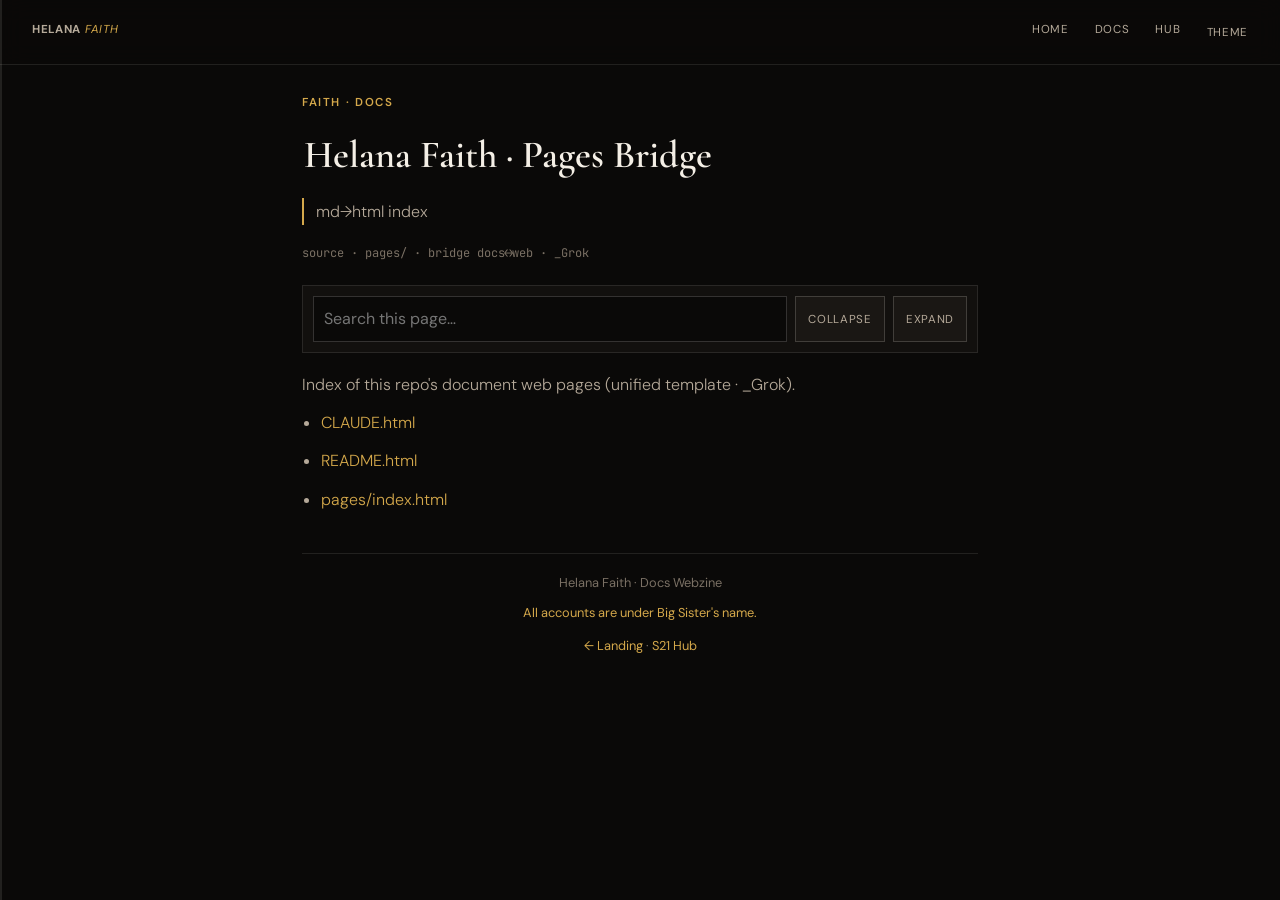
<file: pages/index.html>
<!DOCTYPE html>
<html lang="en" data-theme="dark">
<head>
<meta charset="UTF-8">
<meta name="viewport" content="width=device-width, initial-scale=1.0">
<meta name="description" content="md→html index">
<meta name="theme-color" content="#0a0908">
<title>Helana Faith · Pages Bridge — Helana Faith</title>
<link rel="canonical" href="https://helena751107.github.io/helana-faith/pages/index.html">
<script type="application/ld+json">
{
  "@context": "https://schema.org",
  "@graph": [
    {
      "@type": "Person",
      "@id": "https://github.com/helena751107#person",
      "name": "Helena Park",
      "url": "https://github.com/helena751107",
      "description": "Made in Korea — not a developer. One Galaxy S21, built by voice, for a sister.",
      "sameAs": [
        "https://github.com/helena751107",
        "https://helena751107.github.io/helena_phone/",
        "https://www.youtube.com/@helena_phone",
        "https://www.youtube.com/@HelenaPark-e7c"
      ]
    },
    {
      "@type": "WebPage",
      "@id": "https://helena751107.github.io/helana-faith/pages/index.html#webpage",
      "url": "https://helena751107.github.io/helana-faith/pages/index.html",
      "name": "Helana Faith · Pages Bridge",
      "inLanguage": "en",
      "publisher": {
        "@id": "https://github.com/helena751107#person"
      },
      "author": {
        "@id": "https://github.com/helena751107#person"
      }
    }
  ]
}
</script>
<link rel="icon" href="../icons/favicon-32.png" type="image/png">
<link rel="manifest" href="../site.webmanifest">
<link rel="preconnect" href="https://fonts.googleapis.com">
<link href="https://fonts.googleapis.com/css2?family=Cormorant+Garamond:ital,wght@0,600;1,400&family=DM+Sans:opsz,wght@9..40,400;9..40,600&family=JetBrains+Mono:wght@400&family=Noto+Sans+KR:wght@400;500;700&display=swap" rel="stylesheet">
<link rel="stylesheet" href="https://helena751107.github.io/helena_phone/assets/webzine.css">
<style>
:root {
  --ink:#f4efe6; --ink-dim:#b5a999; --ink-mute:#7a7064;
  --paper:#0a0908; --paper-2:#12100e; --paper-3:#1a1714;
  --rule:rgba(244,239,230,.1); --rule2:rgba(244,239,230,.18);
  --accent:#d4a84b; --gold:#d4a84b;
  --serif:'Cormorant Garamond',serif; --sans:'DM Sans','Noto Sans KR',system-ui,sans-serif;
  --mono:'JetBrains Mono',monospace;
  --gutter:max(22px, calc(env(safe-area-inset-left,0px) + 16px));
  --gutter-r:max(22px, calc(env(safe-area-inset-right,0px) + 16px));
}
[data-theme="light"] {
  --ink:#1a1510; --ink-dim:#5c5348; --ink-mute:#8a8074;
  --paper:#f7f1e6; --paper-2:#efe8db; --paper-3:#fffdf8;
  --rule:rgba(26,21,16,.1); --rule2:rgba(26,21,16,.18);
}
*{box-sizing:border-box;margin:0;padding:0}
html{scroll-behavior:smooth}
body{font-family:var(--sans);background:var(--paper);color:var(--ink);line-height:1.7;min-height:100vh}
a{color:var(--accent);text-decoration:none}
a:hover{filter:brightness(1.15)}
.spine{position:fixed;left:0;top:0;bottom:0;width:2px;background:var(--rule);z-index:50}
.spine-fill{width:100%;height:0;background:var(--accent)}
.mast{position:sticky;top:0;z-index:40;display:flex;justify-content:space-between;align-items:center;gap:12px;
  padding:12px var(--gutter-r) 12px var(--gutter);padding-top:max(12px,env(safe-area-inset-top));
  background:color-mix(in srgb,var(--paper) 90%,transparent);backdrop-filter:blur(12px);border-bottom:1px solid var(--rule)}
.brand{font-family:var(--serif);font-weight:700;letter-spacing:.06em;text-transform:uppercase;font-size:1rem;color:var(--ink)}
.brand em{font-style:italic;color:var(--accent);font-weight:400}
.mast nav{display:flex;flex-wrap:wrap;gap:6px}
.mast a,.mast button{font-size:.72rem;letter-spacing:.06em;text-transform:uppercase;color:var(--ink-dim);
  min-height:40px;padding:8px 10px;background:none;border:none;cursor:pointer;font-family:inherit}
.wrap{max-width:720px;margin:0 auto;padding:28px var(--gutter-r) 80px var(--gutter)}
.kicker{font-size:.72rem;letter-spacing:.14em;text-transform:uppercase;color:var(--accent);font-weight:600;margin-bottom:10px}
h1{font-family:var(--serif);font-size:clamp(1.7rem,6vw,2.4rem);font-weight:600;margin-bottom:10px;padding-inline:2px}
.deck{color:var(--ink-dim);font-weight:300;border-left:2px solid var(--accent);padding-left:12px;margin-bottom:18px}
.meta{font-size:.75rem;color:var(--ink-mute);margin-bottom:22px;font-family:var(--mono)}
.prose h2{font-family:var(--serif);font-size:1.35rem;margin:1.6em 0 .6em;color:var(--ink)}
.prose h3{font-size:1.05rem;margin:1.2em 0 .5em}
.prose p,.prose li{color:var(--ink-dim);font-weight:300;margin-bottom:.7em}
.prose ul,.prose ol{margin:0 0 1em 1.2em}
.prose code{font-family:var(--mono);font-size:.85em;color:var(--accent)}
.prose pre{background:var(--paper-2);border:1px solid var(--rule);padding:14px;overflow-x:auto;margin:1em 0;font-size:.82rem}
.prose table{width:100%;border-collapse:collapse;font-size:.88rem;margin:1em 0}
.prose th,.prose td{border:1px solid var(--rule);padding:8px 10px;text-align:left;vertical-align:top}
.prose th{background:var(--paper-3);color:var(--ink-mute);font-size:.72rem;letter-spacing:.06em;text-transform:uppercase}
.prose blockquote{border-left:2px solid var(--accent);padding:8px 14px;color:var(--ink-dim);margin:1em 0;background:var(--paper-2)}
.appbar{display:flex;flex-wrap:wrap;gap:8px;margin-bottom:18px;padding:10px;background:var(--paper-2);border:1px solid var(--rule);position:sticky;top:56px;z-index:30}
.appbar input{flex:1 1 140px;min-height:40px;padding:8px 10px;border:1px solid var(--rule2);background:var(--paper);color:var(--ink);font:inherit}
.appbar button{min-height:40px;padding:8px 12px;border:1px solid var(--rule2);background:var(--paper-3);color:var(--ink-dim);font-size:.72rem;text-transform:uppercase;letter-spacing:.06em;cursor:pointer;font-family:inherit}
.foot{margin-top:40px;padding-top:18px;border-top:1px solid var(--rule);text-align:center;color:var(--ink-mute);font-size:.8rem}
.foot .a{color:var(--accent);margin-top:8px}
.sec{border:1px solid var(--rule);background:var(--paper-2);margin:1em 0;border-radius:2px;overflow:hidden}
.sec > .sec-h{width:100%;display:flex;justify-content:space-between;align-items:center;gap:10px;padding:12px 14px;background:none;border:none;color:inherit;font:inherit;cursor:pointer;text-align:left;min-height:48px}
.sec > .sec-h h2{margin:0;font-size:1.15rem;font-family:var(--serif)}
.sec .ico{width:28px;height:28px;border:1px solid var(--rule2);display:grid;place-items:center;color:var(--accent)}
.sec.open .ico{transform:rotate(45deg)}
.sec .sec-b{display:grid;grid-template-rows:0fr;transition:grid-template-rows .3s}
.sec.open .sec-b{grid-template-rows:1fr}
.sec .sec-i{overflow:hidden;min-height:0;opacity:0;padding:0 14px;transition:opacity .25s}
.sec.open .sec-i{opacity:1;padding:0 14px 14px}
mark.hit{background:color-mix(in srgb,var(--accent) 35%,transparent)}
</style>
</head>
<body>
<div class="spine" aria-hidden="true"><div class="spine-fill" id="spineFill"></div></div>
<header class="mast">
  <a class="brand" href="../">Helana <em>Faith</em></a>
  <nav>
    <a href="../">Home</a>
    <a href="../docs/">Docs</a>
    <a href="https://helena751107.github.io/helena_phone/">Hub</a>
    <button type="button" id="themeBtn">Theme</button>
  </nav>
</header>
<main class="wrap">
  <div class="kicker">Faith · Docs</div>
  <h1>Helana Faith · Pages Bridge</h1>
  <p class="deck">md→html index</p>
  <div class="meta">source · pages/ · bridge docs↔web · _Grok</div>
  <div class="appbar">
    <input type="search" id="q" placeholder="Search this page…" autocomplete="off">
    <button type="button" id="fold">Collapse</button>
    <button type="button" id="expand">Expand</button>
  </div>
  <article class="prose" id="prose"><p>Index of this repo's document web pages (unified template · _Grok).</p><ul><li><a href="CLAUDE.html">CLAUDE.html</a></li><li><a href="README.html">README.html</a></li><li><a href="pages/index.html">pages/index.html</a></li></ul></article>
  <footer class="foot">
    <div>Helana Faith · Docs Webzine</div>
    <div class="a">All accounts are under Big Sister's name.</div>
    <p style="margin-top:12px"><a href="../">← Landing</a> · <a href="https://helena751107.github.io/helena_phone/">S21 Hub</a></p>
  </footer>
</main>
<script>
(() => {
  const root = document.documentElement;
  const saved = localStorage.getItem('helena-doc-theme');
  if (saved) root.setAttribute('data-theme', saved);
  document.getElementById('themeBtn')?.addEventListener('click', () => {
    const n = root.getAttribute('data-theme') === 'dark' ? 'light' : 'dark';
    root.setAttribute('data-theme', n);
    localStorage.setItem('helena-doc-theme', n);
  });
  const spine = document.getElementById('spineFill');
  addEventListener('scroll', () => {
    const max = document.documentElement.scrollHeight - innerHeight;
    if (spine) spine.style.height = (max > 0 ? (scrollY / max) * 100 : 0) + '%';
  }, { passive: true });
  const prose = document.getElementById('prose');
  if (prose) {
    [...prose.querySelectorAll(':scope > h2')].forEach((h2) => {
      const sec = document.createElement('div');
      sec.className = 'sec open';
      const btn = document.createElement('button');
      btn.type = 'button'; btn.className = 'sec-h';
      const tw = document.createElement('div'); tw.appendChild(h2.cloneNode(true));
      const ico = document.createElement('span'); ico.className = 'ico'; ico.textContent = '+';
      btn.appendChild(tw); btn.appendChild(ico);
      const body = document.createElement('div'); body.className = 'sec-b';
      const inner = document.createElement('div'); inner.className = 'sec-i';
      let n = h2.nextSibling; const move = [];
      while (n && !(n.nodeType === 1 && n.tagName === 'H2')) { move.push(n); n = n.nextSibling; }
      move.forEach(x => inner.appendChild(x));
      body.appendChild(inner); sec.appendChild(btn); sec.appendChild(body);
      h2.replaceWith(sec);
      btn.addEventListener('click', () => {
        const on = !sec.classList.contains('open');
        sec.classList.toggle('open', on);
      });
    });
    const setAll = (open) => prose.querySelectorAll('.sec').forEach(s => s.classList.toggle('open', open));
    document.getElementById('fold')?.addEventListener('click', () => setAll(false));
    document.getElementById('expand')?.addEventListener('click', () => setAll(true));
    document.getElementById('q')?.addEventListener('input', (e) => {
      const q = e.target.value.trim().toLowerCase();
      prose.querySelectorAll('.sec').forEach(sec => {
        const hit = !q || sec.innerText.toLowerCase().includes(q);
        sec.style.display = hit ? '' : 'none';
        if (hit && q) sec.classList.add('open');
      });
    });
  }
})();
</script>
</body>
</html>
</file>
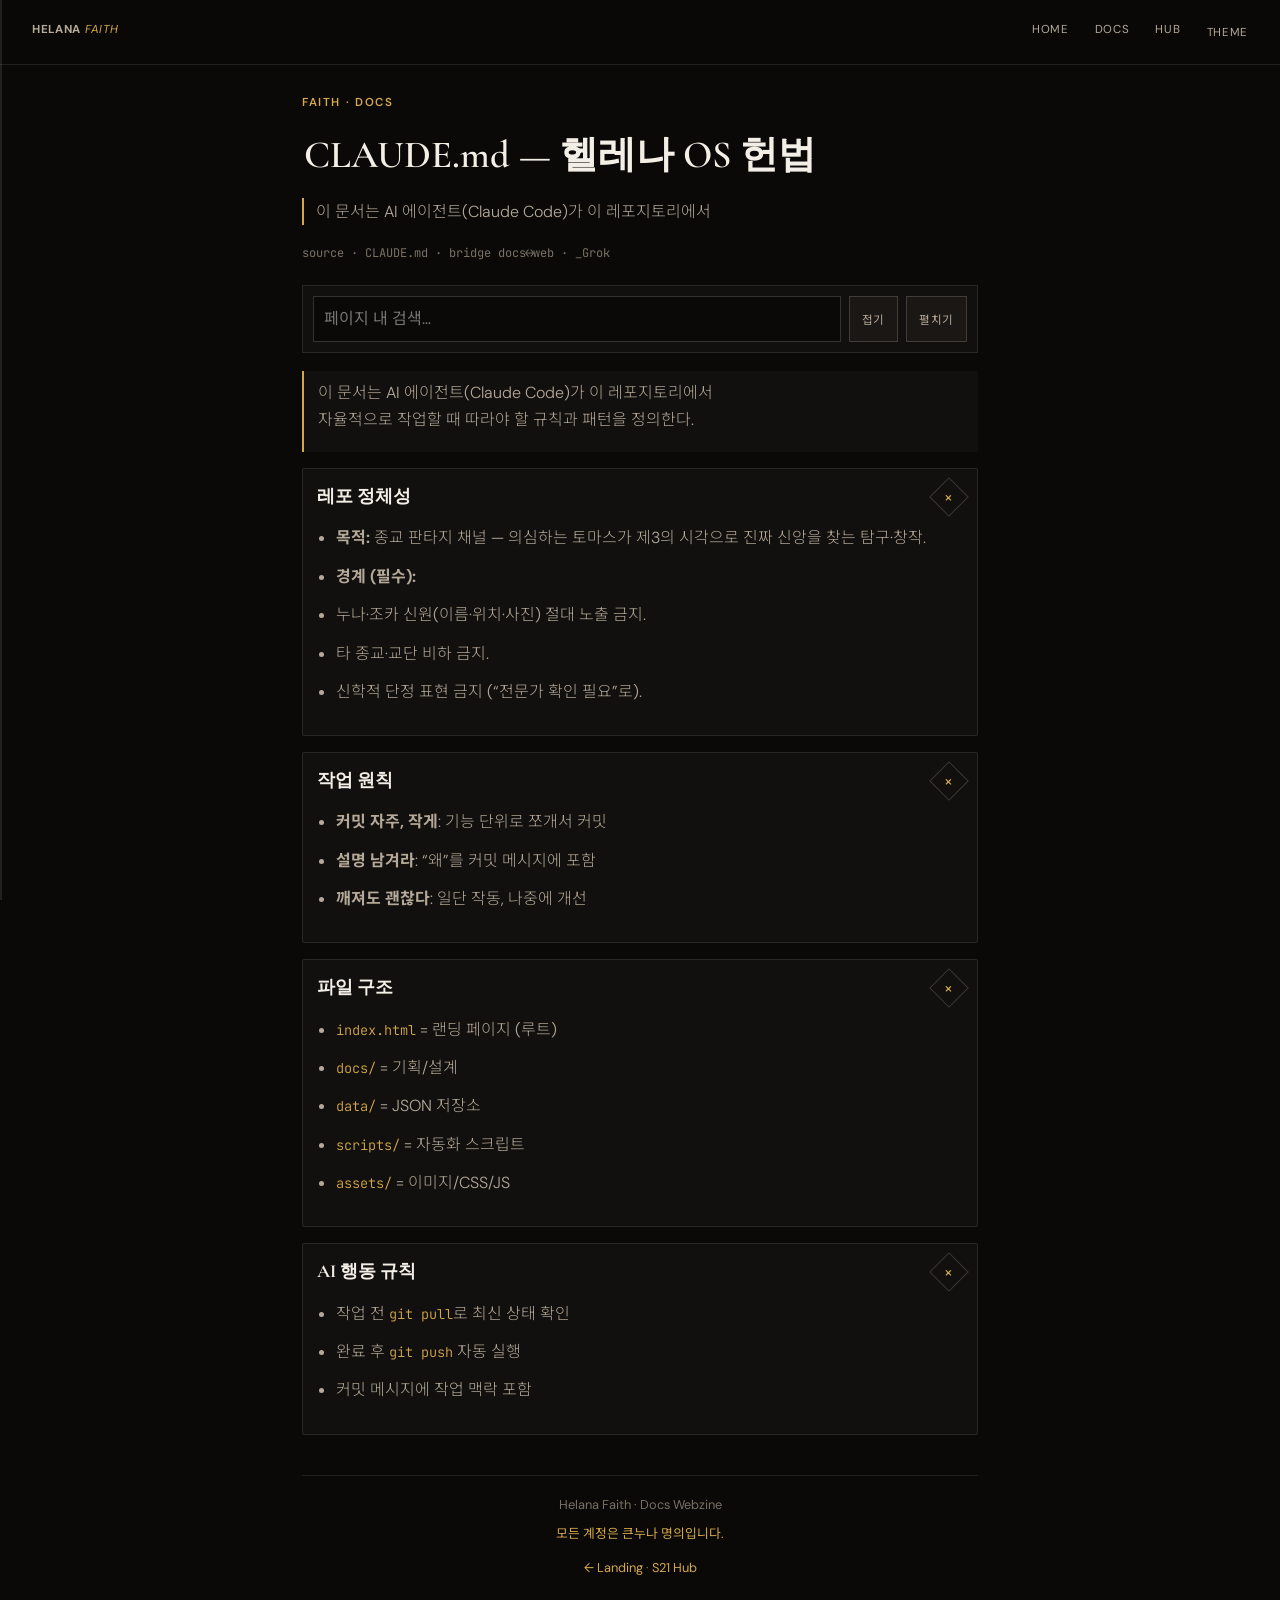
<file: CLAUDE.html>
<!DOCTYPE html>
<html lang="ko" data-theme="dark">
<head>
<meta charset="UTF-8">
<meta name="viewport" content="width=device-width, initial-scale=1.0">
<meta name="description" content="이 문서는 AI 에이전트(Claude Code)가 이 레포지토리에서">
<meta name="theme-color" content="#0a0908">
<title>CLAUDE.md — 헬레나 OS 헌법 — Helana Faith</title>
<link rel="canonical" href="https://helena751107.github.io/helana-faith/CLAUDE.html">
<script type="application/ld+json">
{
  "@context": "https://schema.org",
  "@graph": [
    {
      "@type": "Person",
      "@id": "https://github.com/helena751107#person",
      "name": "Helena Park",
      "url": "https://github.com/helena751107",
      "description": "Made in Korea — not a developer. One Galaxy S21, built by voice, for a sister.",
      "sameAs": [
        "https://github.com/helena751107",
        "https://helena751107.github.io/helena_phone/",
        "https://www.youtube.com/@helena_phone",
        "https://www.youtube.com/@HelenaPark-e7c"
      ]
    },
    {
      "@type": "WebPage",
      "@id": "https://helena751107.github.io/helana-faith/CLAUDE.html#webpage",
      "url": "https://helena751107.github.io/helana-faith/CLAUDE.html",
      "name": "CLAUDE.md — 헬레나 OS 헌법",
      "inLanguage": "ko",
      "publisher": {
        "@id": "https://github.com/helena751107#person"
      },
      "author": {
        "@id": "https://github.com/helena751107#person"
      }
    }
  ]
}
</script>
<link rel="icon" href="./icons/favicon-32.png" type="image/png">
<link rel="manifest" href="./site.webmanifest">
<link rel="preconnect" href="https://fonts.googleapis.com">
<link href="https://fonts.googleapis.com/css2?family=Cormorant+Garamond:ital,wght@0,600;1,400&family=DM+Sans:opsz,wght@9..40,400;9..40,600&family=JetBrains+Mono:wght@400&family=Noto+Sans+KR:wght@400;500;700&display=swap" rel="stylesheet">
<link rel="stylesheet" href="https://helena751107.github.io/helena_phone/assets/webzine.css">
<style>
:root {
  --ink:#f4efe6; --ink-dim:#b5a999; --ink-mute:#7a7064;
  --paper:#0a0908; --paper-2:#12100e; --paper-3:#1a1714;
  --rule:rgba(244,239,230,.1); --rule2:rgba(244,239,230,.18);
  --accent:#d4a84b; --gold:#d4a84b;
  --serif:'Cormorant Garamond',serif; --sans:'DM Sans','Noto Sans KR',system-ui,sans-serif;
  --mono:'JetBrains Mono',monospace;
  --gutter:max(22px, calc(env(safe-area-inset-left,0px) + 16px));
  --gutter-r:max(22px, calc(env(safe-area-inset-right,0px) + 16px));
}
[data-theme="light"] {
  --ink:#1a1510; --ink-dim:#5c5348; --ink-mute:#8a8074;
  --paper:#f7f1e6; --paper-2:#efe8db; --paper-3:#fffdf8;
  --rule:rgba(26,21,16,.1); --rule2:rgba(26,21,16,.18);
}
*{box-sizing:border-box;margin:0;padding:0}
html{scroll-behavior:smooth}
body{font-family:var(--sans);background:var(--paper);color:var(--ink);line-height:1.7;min-height:100vh}
a{color:var(--accent);text-decoration:none}
a:hover{filter:brightness(1.15)}
.spine{position:fixed;left:0;top:0;bottom:0;width:2px;background:var(--rule);z-index:50}
.spine-fill{width:100%;height:0;background:var(--accent)}
.mast{position:sticky;top:0;z-index:40;display:flex;justify-content:space-between;align-items:center;gap:12px;
  padding:12px var(--gutter-r) 12px var(--gutter);padding-top:max(12px,env(safe-area-inset-top));
  background:color-mix(in srgb,var(--paper) 90%,transparent);backdrop-filter:blur(12px);border-bottom:1px solid var(--rule)}
.brand{font-family:var(--serif);font-weight:700;letter-spacing:.06em;text-transform:uppercase;font-size:1rem;color:var(--ink)}
.brand em{font-style:italic;color:var(--accent);font-weight:400}
.mast nav{display:flex;flex-wrap:wrap;gap:6px}
.mast a,.mast button{font-size:.72rem;letter-spacing:.06em;text-transform:uppercase;color:var(--ink-dim);
  min-height:40px;padding:8px 10px;background:none;border:none;cursor:pointer;font-family:inherit}
.wrap{max-width:720px;margin:0 auto;padding:28px var(--gutter-r) 80px var(--gutter)}
.kicker{font-size:.72rem;letter-spacing:.14em;text-transform:uppercase;color:var(--accent);font-weight:600;margin-bottom:10px}
h1{font-family:var(--serif);font-size:clamp(1.7rem,6vw,2.4rem);font-weight:600;margin-bottom:10px;padding-inline:2px}
.deck{color:var(--ink-dim);font-weight:300;border-left:2px solid var(--accent);padding-left:12px;margin-bottom:18px}
.meta{font-size:.75rem;color:var(--ink-mute);margin-bottom:22px;font-family:var(--mono)}
.prose h2{font-family:var(--serif);font-size:1.35rem;margin:1.6em 0 .6em;color:var(--ink)}
.prose h3{font-size:1.05rem;margin:1.2em 0 .5em}
.prose p,.prose li{color:var(--ink-dim);font-weight:300;margin-bottom:.7em}
.prose ul,.prose ol{margin:0 0 1em 1.2em}
.prose code{font-family:var(--mono);font-size:.85em;color:var(--accent)}
.prose pre{background:var(--paper-2);border:1px solid var(--rule);padding:14px;overflow-x:auto;margin:1em 0;font-size:.82rem}
.prose table{width:100%;border-collapse:collapse;font-size:.88rem;margin:1em 0}
.prose th,.prose td{border:1px solid var(--rule);padding:8px 10px;text-align:left;vertical-align:top}
.prose th{background:var(--paper-3);color:var(--ink-mute);font-size:.72rem;letter-spacing:.06em;text-transform:uppercase}
.prose blockquote{border-left:2px solid var(--accent);padding:8px 14px;color:var(--ink-dim);margin:1em 0;background:var(--paper-2)}
.appbar{display:flex;flex-wrap:wrap;gap:8px;margin-bottom:18px;padding:10px;background:var(--paper-2);border:1px solid var(--rule);position:sticky;top:56px;z-index:30}
.appbar input{flex:1 1 140px;min-height:40px;padding:8px 10px;border:1px solid var(--rule2);background:var(--paper);color:var(--ink);font:inherit}
.appbar button{min-height:40px;padding:8px 12px;border:1px solid var(--rule2);background:var(--paper-3);color:var(--ink-dim);font-size:.72rem;text-transform:uppercase;letter-spacing:.06em;cursor:pointer;font-family:inherit}
.foot{margin-top:40px;padding-top:18px;border-top:1px solid var(--rule);text-align:center;color:var(--ink-mute);font-size:.8rem}
.foot .a{color:var(--accent);margin-top:8px}
.sec{border:1px solid var(--rule);background:var(--paper-2);margin:1em 0;border-radius:2px;overflow:hidden}
.sec > .sec-h{width:100%;display:flex;justify-content:space-between;align-items:center;gap:10px;padding:12px 14px;background:none;border:none;color:inherit;font:inherit;cursor:pointer;text-align:left;min-height:48px}
.sec > .sec-h h2{margin:0;font-size:1.15rem;font-family:var(--serif)}
.sec .ico{width:28px;height:28px;border:1px solid var(--rule2);display:grid;place-items:center;color:var(--accent)}
.sec.open .ico{transform:rotate(45deg)}
.sec .sec-b{display:grid;grid-template-rows:0fr;transition:grid-template-rows .3s}
.sec.open .sec-b{grid-template-rows:1fr}
.sec .sec-i{overflow:hidden;min-height:0;opacity:0;padding:0 14px;transition:opacity .25s}
.sec.open .sec-i{opacity:1;padding:0 14px 14px}
mark.hit{background:color-mix(in srgb,var(--accent) 35%,transparent)}
</style>
</head>
<body>
<div class="spine" aria-hidden="true"><div class="spine-fill" id="spineFill"></div></div>
<header class="mast">
  <a class="brand" href="./">Helana <em>Faith</em></a>
  <nav>
    <a href="./">Home</a>
    <a href="./docs/">Docs</a>
    <a href="https://helena751107.github.io/helena_phone/">Hub</a>
    <button type="button" id="themeBtn">Theme</button>
  </nav>
</header>
<main class="wrap">
  <div class="kicker">Faith · Docs</div>
  <h1>CLAUDE.md — 헬레나 OS 헌법</h1>
  <p class="deck">이 문서는 AI 에이전트(Claude Code)가 이 레포지토리에서</p>
  <div class="meta">source · CLAUDE.md · bridge docs↔web · _Grok</div>
  <div class="appbar">
    <input type="search" id="q" placeholder="페이지 내 검색…" autocomplete="off">
    <button type="button" id="fold">접기</button>
    <button type="button" id="expand">펼치기</button>
  </div>
  <article class="prose" id="prose"><blockquote>
<p>이 문서는 AI 에이전트(Claude Code)가 이 레포지토리에서<br>
자율적으로 작업할 때 따라야 할 규칙과 패턴을 정의한다.</p>
</blockquote>
<h2 id="_1">레포 정체성</h2>
<ul>
<li><strong>목적:</strong> 종교 판타지 채널 — 의심하는 토마스가 제3의 시각으로 진짜 신앙을 찾는 탐구·창작.</li>
<li><strong>경계 (필수):</strong></li>
<li>누나·조카 신원(이름·위치·사진) 절대 노출 금지.</li>
<li>타 종교·교단 비하 금지.</li>
<li>신학적 단정 표현 금지 (&ldquo;전문가 확인 필요&rdquo;로).</li>
</ul>
<h2 id="_2">작업 원칙</h2>
<ul>
<li><strong>커밋 자주, 작게</strong>: 기능 단위로 쪼개서 커밋</li>
<li><strong>설명 남겨라</strong>: &ldquo;왜&rdquo;를 커밋 메시지에 포함</li>
<li><strong>깨져도 괜찮다</strong>: 일단 작동, 나중에 개선</li>
</ul>
<h2 id="_3">파일 구조</h2>
<ul>
<li><code>index.html</code> = 랜딩 페이지 (루트)</li>
<li><code>docs/</code> = 기획/설계</li>
<li><code>data/</code> = JSON 저장소</li>
<li><code>scripts/</code> = 자동화 스크립트</li>
<li><code>assets/</code> = 이미지/CSS/JS</li>
</ul>
<h2 id="ai">AI 행동 규칙</h2>
<ul>
<li>작업 전 <code>git pull</code>로 최신 상태 확인</li>
<li>완료 후 <code>git push</code> 자동 실행</li>
<li>커밋 메시지에 작업 맥락 포함</li>
</ul></article>
  <footer class="foot">
    <div>Helana Faith · Docs Webzine</div>
    <div class="a">모든 계정은 큰누나 명의입니다.</div>
    <p style="margin-top:12px"><a href="./">← Landing</a> · <a href="https://helena751107.github.io/helena_phone/">S21 Hub</a></p>
  </footer>
</main>
<script>
(() => {
  const root = document.documentElement;
  const saved = localStorage.getItem('helena-doc-theme');
  if (saved) root.setAttribute('data-theme', saved);
  document.getElementById('themeBtn')?.addEventListener('click', () => {
    const n = root.getAttribute('data-theme') === 'dark' ? 'light' : 'dark';
    root.setAttribute('data-theme', n);
    localStorage.setItem('helena-doc-theme', n);
  });
  const spine = document.getElementById('spineFill');
  addEventListener('scroll', () => {
    const max = document.documentElement.scrollHeight - innerHeight;
    if (spine) spine.style.height = (max > 0 ? (scrollY / max) * 100 : 0) + '%';
  }, { passive: true });
  const prose = document.getElementById('prose');
  if (prose) {
    [...prose.querySelectorAll(':scope > h2')].forEach((h2) => {
      const sec = document.createElement('div');
      sec.className = 'sec open';
      const btn = document.createElement('button');
      btn.type = 'button'; btn.className = 'sec-h';
      const tw = document.createElement('div'); tw.appendChild(h2.cloneNode(true));
      const ico = document.createElement('span'); ico.className = 'ico'; ico.textContent = '+';
      btn.appendChild(tw); btn.appendChild(ico);
      const body = document.createElement('div'); body.className = 'sec-b';
      const inner = document.createElement('div'); inner.className = 'sec-i';
      let n = h2.nextSibling; const move = [];
      while (n && !(n.nodeType === 1 && n.tagName === 'H2')) { move.push(n); n = n.nextSibling; }
      move.forEach(x => inner.appendChild(x));
      body.appendChild(inner); sec.appendChild(btn); sec.appendChild(body);
      h2.replaceWith(sec);
      btn.addEventListener('click', () => {
        const on = !sec.classList.contains('open');
        sec.classList.toggle('open', on);
      });
    });
    const setAll = (open) => prose.querySelectorAll('.sec').forEach(s => s.classList.toggle('open', open));
    document.getElementById('fold')?.addEventListener('click', () => setAll(false));
    document.getElementById('expand')?.addEventListener('click', () => setAll(true));
    document.getElementById('q')?.addEventListener('input', (e) => {
      const q = e.target.value.trim().toLowerCase();
      prose.querySelectorAll('.sec').forEach(sec => {
        const hit = !q || sec.innerText.toLowerCase().includes(q);
        sec.style.display = hit ? '' : 'none';
        if (hit && q) sec.classList.add('open');
      });
    });
  }
})();
</script>
</body>
</html>
</file>
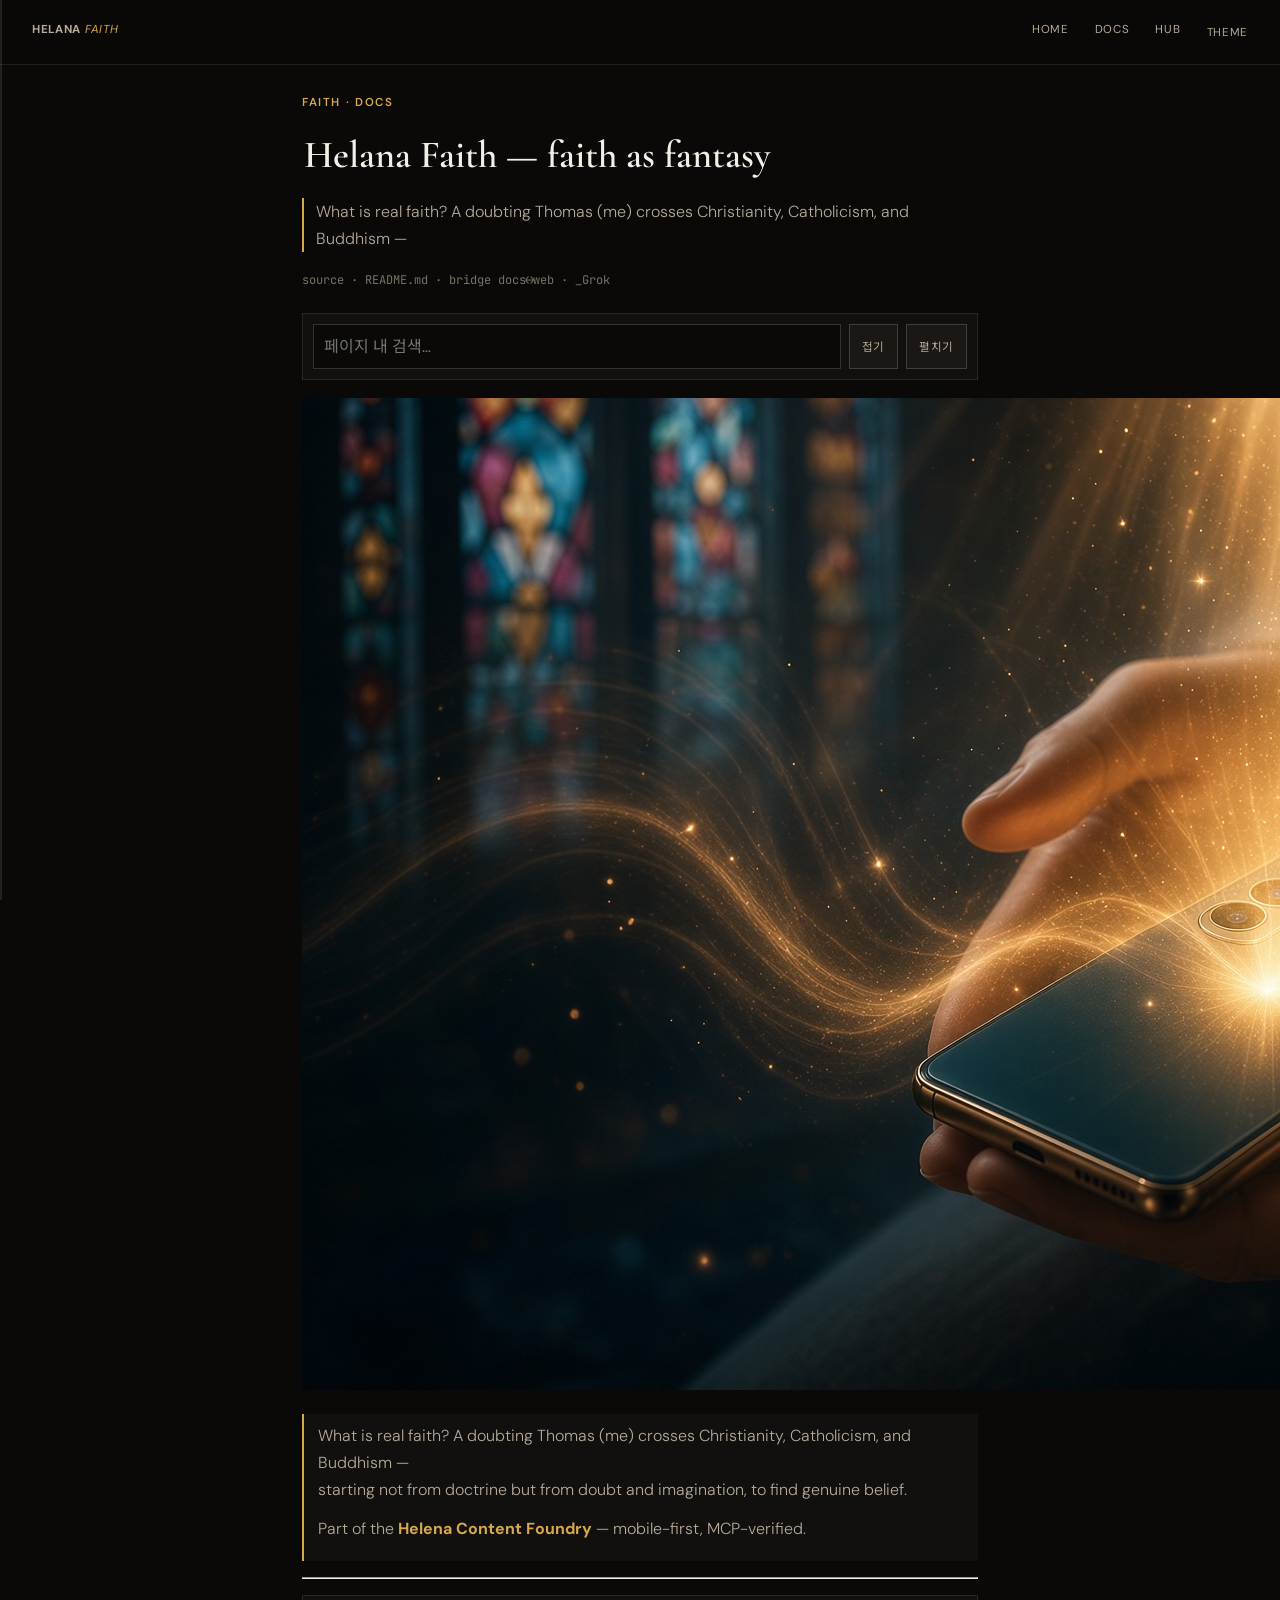
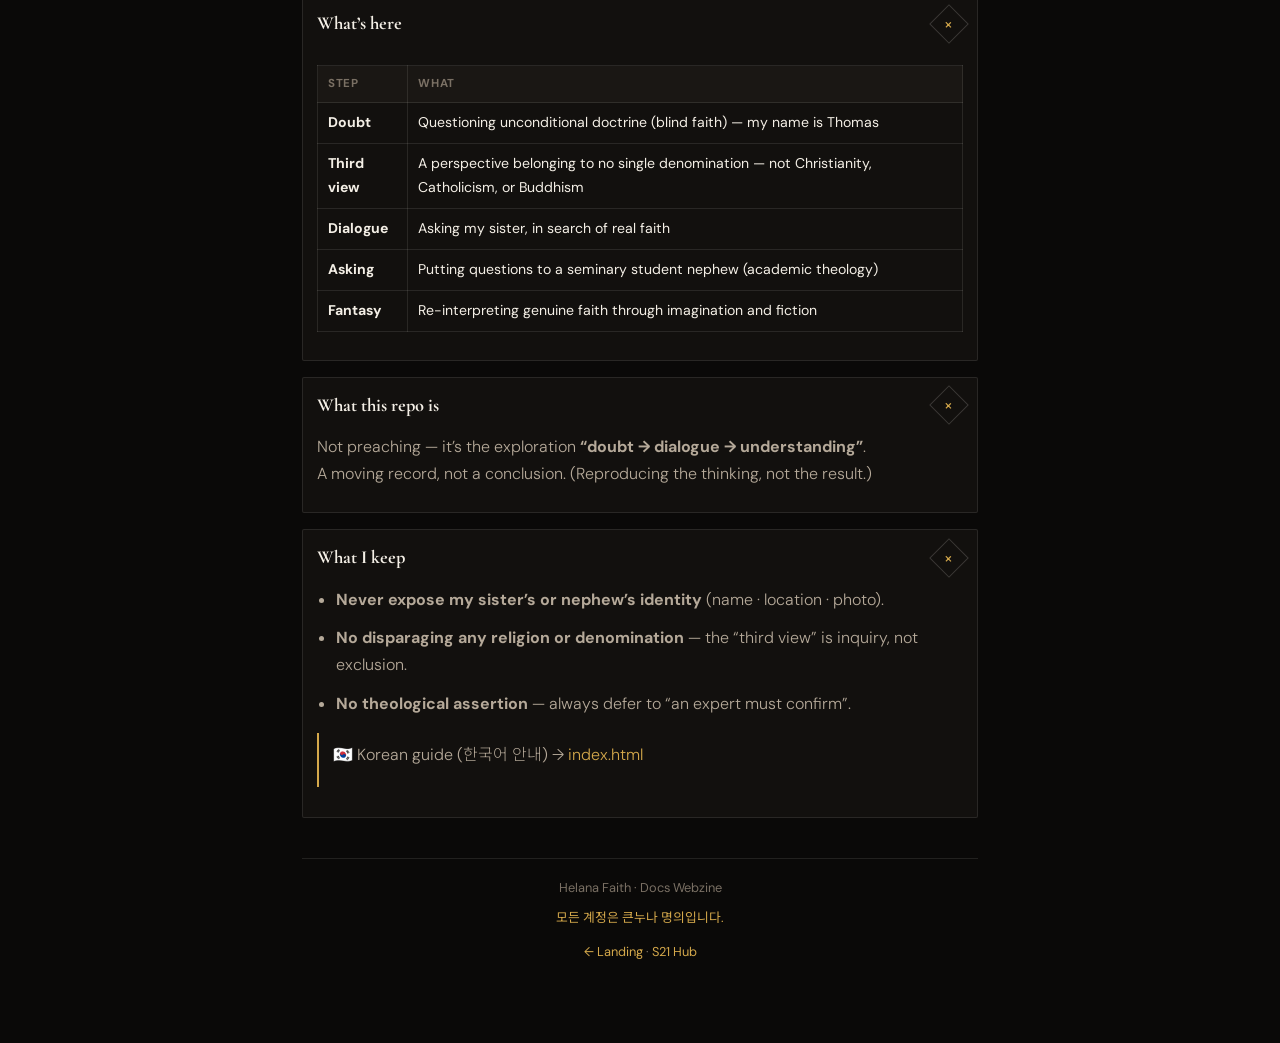
<file: README.html>
<!DOCTYPE html>
<html lang="ko" data-theme="dark">
<head>
<meta charset="UTF-8">
<meta name="viewport" content="width=device-width, initial-scale=1.0">
<meta name="description" content="What is real faith? A doubting Thomas (me) crosses Christianity, Catholicism, and Buddhism —">
<meta name="theme-color" content="#0a0908">
<title>Helana Faith — faith as fantasy — Helana Faith</title>
<link rel="canonical" href="https://helena751107.github.io/helana-faith/README.html">
<script type="application/ld+json">
{
  "@context": "https://schema.org",
  "@graph": [
    {
      "@type": "Person",
      "@id": "https://github.com/helena751107#person",
      "name": "Helena Park",
      "url": "https://github.com/helena751107",
      "description": "Made in Korea — not a developer. One Galaxy S21, built by voice, for a sister.",
      "sameAs": [
        "https://github.com/helena751107",
        "https://helena751107.github.io/helena_phone/",
        "https://www.youtube.com/@helena_phone",
        "https://www.youtube.com/@HelenaPark-e7c"
      ]
    },
    {
      "@type": "WebPage",
      "@id": "https://helena751107.github.io/helana-faith/README.html#webpage",
      "url": "https://helena751107.github.io/helana-faith/README.html",
      "name": "Helana Faith — faith as fantasy",
      "inLanguage": "ko",
      "publisher": {
        "@id": "https://github.com/helena751107#person"
      },
      "author": {
        "@id": "https://github.com/helena751107#person"
      }
    }
  ]
}
</script>
<link rel="icon" href="./icons/favicon-32.png" type="image/png">
<link rel="manifest" href="./site.webmanifest">
<link rel="preconnect" href="https://fonts.googleapis.com">
<link href="https://fonts.googleapis.com/css2?family=Cormorant+Garamond:ital,wght@0,600;1,400&family=DM+Sans:opsz,wght@9..40,400;9..40,600&family=JetBrains+Mono:wght@400&family=Noto+Sans+KR:wght@400;500;700&display=swap" rel="stylesheet">
<link rel="stylesheet" href="https://helena751107.github.io/helena_phone/assets/webzine.css">
<style>
:root {
  --ink:#f4efe6; --ink-dim:#b5a999; --ink-mute:#7a7064;
  --paper:#0a0908; --paper-2:#12100e; --paper-3:#1a1714;
  --rule:rgba(244,239,230,.1); --rule2:rgba(244,239,230,.18);
  --accent:#d4a84b; --gold:#d4a84b;
  --serif:'Cormorant Garamond',serif; --sans:'DM Sans','Noto Sans KR',system-ui,sans-serif;
  --mono:'JetBrains Mono',monospace;
  --gutter:max(22px, calc(env(safe-area-inset-left,0px) + 16px));
  --gutter-r:max(22px, calc(env(safe-area-inset-right,0px) + 16px));
}
[data-theme="light"] {
  --ink:#1a1510; --ink-dim:#5c5348; --ink-mute:#8a8074;
  --paper:#f7f1e6; --paper-2:#efe8db; --paper-3:#fffdf8;
  --rule:rgba(26,21,16,.1); --rule2:rgba(26,21,16,.18);
}
*{box-sizing:border-box;margin:0;padding:0}
html{scroll-behavior:smooth}
body{font-family:var(--sans);background:var(--paper);color:var(--ink);line-height:1.7;min-height:100vh}
a{color:var(--accent);text-decoration:none}
a:hover{filter:brightness(1.15)}
.spine{position:fixed;left:0;top:0;bottom:0;width:2px;background:var(--rule);z-index:50}
.spine-fill{width:100%;height:0;background:var(--accent)}
.mast{position:sticky;top:0;z-index:40;display:flex;justify-content:space-between;align-items:center;gap:12px;
  padding:12px var(--gutter-r) 12px var(--gutter);padding-top:max(12px,env(safe-area-inset-top));
  background:color-mix(in srgb,var(--paper) 90%,transparent);backdrop-filter:blur(12px);border-bottom:1px solid var(--rule)}
.brand{font-family:var(--serif);font-weight:700;letter-spacing:.06em;text-transform:uppercase;font-size:1rem;color:var(--ink)}
.brand em{font-style:italic;color:var(--accent);font-weight:400}
.mast nav{display:flex;flex-wrap:wrap;gap:6px}
.mast a,.mast button{font-size:.72rem;letter-spacing:.06em;text-transform:uppercase;color:var(--ink-dim);
  min-height:40px;padding:8px 10px;background:none;border:none;cursor:pointer;font-family:inherit}
.wrap{max-width:720px;margin:0 auto;padding:28px var(--gutter-r) 80px var(--gutter)}
.kicker{font-size:.72rem;letter-spacing:.14em;text-transform:uppercase;color:var(--accent);font-weight:600;margin-bottom:10px}
h1{font-family:var(--serif);font-size:clamp(1.7rem,6vw,2.4rem);font-weight:600;margin-bottom:10px;padding-inline:2px}
.deck{color:var(--ink-dim);font-weight:300;border-left:2px solid var(--accent);padding-left:12px;margin-bottom:18px}
.meta{font-size:.75rem;color:var(--ink-mute);margin-bottom:22px;font-family:var(--mono)}
.prose h2{font-family:var(--serif);font-size:1.35rem;margin:1.6em 0 .6em;color:var(--ink)}
.prose h3{font-size:1.05rem;margin:1.2em 0 .5em}
.prose p,.prose li{color:var(--ink-dim);font-weight:300;margin-bottom:.7em}
.prose ul,.prose ol{margin:0 0 1em 1.2em}
.prose code{font-family:var(--mono);font-size:.85em;color:var(--accent)}
.prose pre{background:var(--paper-2);border:1px solid var(--rule);padding:14px;overflow-x:auto;margin:1em 0;font-size:.82rem}
.prose table{width:100%;border-collapse:collapse;font-size:.88rem;margin:1em 0}
.prose th,.prose td{border:1px solid var(--rule);padding:8px 10px;text-align:left;vertical-align:top}
.prose th{background:var(--paper-3);color:var(--ink-mute);font-size:.72rem;letter-spacing:.06em;text-transform:uppercase}
.prose blockquote{border-left:2px solid var(--accent);padding:8px 14px;color:var(--ink-dim);margin:1em 0;background:var(--paper-2)}
.appbar{display:flex;flex-wrap:wrap;gap:8px;margin-bottom:18px;padding:10px;background:var(--paper-2);border:1px solid var(--rule);position:sticky;top:56px;z-index:30}
.appbar input{flex:1 1 140px;min-height:40px;padding:8px 10px;border:1px solid var(--rule2);background:var(--paper);color:var(--ink);font:inherit}
.appbar button{min-height:40px;padding:8px 12px;border:1px solid var(--rule2);background:var(--paper-3);color:var(--ink-dim);font-size:.72rem;text-transform:uppercase;letter-spacing:.06em;cursor:pointer;font-family:inherit}
.foot{margin-top:40px;padding-top:18px;border-top:1px solid var(--rule);text-align:center;color:var(--ink-mute);font-size:.8rem}
.foot .a{color:var(--accent);margin-top:8px}
.sec{border:1px solid var(--rule);background:var(--paper-2);margin:1em 0;border-radius:2px;overflow:hidden}
.sec > .sec-h{width:100%;display:flex;justify-content:space-between;align-items:center;gap:10px;padding:12px 14px;background:none;border:none;color:inherit;font:inherit;cursor:pointer;text-align:left;min-height:48px}
.sec > .sec-h h2{margin:0;font-size:1.15rem;font-family:var(--serif)}
.sec .ico{width:28px;height:28px;border:1px solid var(--rule2);display:grid;place-items:center;color:var(--accent)}
.sec.open .ico{transform:rotate(45deg)}
.sec .sec-b{display:grid;grid-template-rows:0fr;transition:grid-template-rows .3s}
.sec.open .sec-b{grid-template-rows:1fr}
.sec .sec-i{overflow:hidden;min-height:0;opacity:0;padding:0 14px;transition:opacity .25s}
.sec.open .sec-i{opacity:1;padding:0 14px 14px}
mark.hit{background:color-mix(in srgb,var(--accent) 35%,transparent)}
</style>
</head>
<body>
<div class="spine" aria-hidden="true"><div class="spine-fill" id="spineFill"></div></div>
<header class="mast">
  <a class="brand" href="./">Helana <em>Faith</em></a>
  <nav>
    <a href="./">Home</a>
    <a href="./docs/">Docs</a>
    <a href="https://helena751107.github.io/helena_phone/">Hub</a>
    <button type="button" id="themeBtn">Theme</button>
  </nav>
</header>
<main class="wrap">
  <div class="kicker">Faith · Docs</div>
  <h1>Helana Faith — faith as fantasy</h1>
  <p class="deck">What is real faith? A doubting Thomas (me) crosses Christianity, Catholicism, and Buddhism —</p>
  <div class="meta">source · README.md · bridge docs↔web · _Grok</div>
  <div class="appbar">
    <input type="search" id="q" placeholder="페이지 내 검색…" autocomplete="off">
    <button type="button" id="fold">접기</button>
    <button type="button" id="expand">펼치기</button>
  </div>
  <article class="prose" id="prose"><p><img alt="Helana Faith — faith as fantasy, rendered on one phone" src="assets/social-preview.jpg"></p>
<blockquote>
<p>What is real faith? A doubting Thomas (me) crosses Christianity, Catholicism, and Buddhism —<br>
starting not from doctrine but from doubt and imagination, to find genuine belief.</p>
<p>Part of the <a href="https://github.com/helena751107/helena_phone"><strong>Helena Content Foundry</strong></a> — mobile-first, MCP-verified.</p>
</blockquote>
<hr>
<h2 id="whats-here">What&rsquo;s here</h2>
<table>
<thead>
<tr>
<th>Step</th>
<th>What</th>
</tr>
</thead>
<tbody>
<tr>
<td><strong>Doubt</strong></td>
<td>Questioning unconditional doctrine (blind faith) — my name is Thomas</td>
</tr>
<tr>
<td><strong>Third view</strong></td>
<td>A perspective belonging to no single denomination — not Christianity, Catholicism, or Buddhism</td>
</tr>
<tr>
<td><strong>Dialogue</strong></td>
<td>Asking my sister, in search of real faith</td>
</tr>
<tr>
<td><strong>Asking</strong></td>
<td>Putting questions to a seminary student nephew (academic theology)</td>
</tr>
<tr>
<td><strong>Fantasy</strong></td>
<td>Re-interpreting genuine faith through imagination and fiction</td>
</tr>
</tbody>
</table>
<h2 id="what-this-repo-is">What this repo is</h2>
<p>Not preaching — it&rsquo;s the exploration <strong>&ldquo;doubt → dialogue → understanding&rdquo;</strong>.<br>
A moving record, not a conclusion. (Reproducing the thinking, not the result.)</p>
<h2 id="what-i-keep">What I keep</h2>
<ul>
<li><strong>Never expose my sister&rsquo;s or nephew&rsquo;s identity</strong> (name · location · photo).</li>
<li><strong>No disparaging any religion or denomination</strong> — the &ldquo;third view&rdquo; is inquiry, not exclusion.</li>
<li><strong>No theological assertion</strong> — always defer to &ldquo;an expert must confirm&rdquo;.</li>
</ul>
<blockquote>
<p>🇰🇷 Korean guide (한국어 안내) → <a href=".">index.html</a></p>
</blockquote></article>
  <footer class="foot">
    <div>Helana Faith · Docs Webzine</div>
    <div class="a">모든 계정은 큰누나 명의입니다.</div>
    <p style="margin-top:12px"><a href="./">← Landing</a> · <a href="https://helena751107.github.io/helena_phone/">S21 Hub</a></p>
  </footer>
</main>
<script>
(() => {
  const root = document.documentElement;
  const saved = localStorage.getItem('helena-doc-theme');
  if (saved) root.setAttribute('data-theme', saved);
  document.getElementById('themeBtn')?.addEventListener('click', () => {
    const n = root.getAttribute('data-theme') === 'dark' ? 'light' : 'dark';
    root.setAttribute('data-theme', n);
    localStorage.setItem('helena-doc-theme', n);
  });
  const spine = document.getElementById('spineFill');
  addEventListener('scroll', () => {
    const max = document.documentElement.scrollHeight - innerHeight;
    if (spine) spine.style.height = (max > 0 ? (scrollY / max) * 100 : 0) + '%';
  }, { passive: true });
  const prose = document.getElementById('prose');
  if (prose) {
    [...prose.querySelectorAll(':scope > h2')].forEach((h2) => {
      const sec = document.createElement('div');
      sec.className = 'sec open';
      const btn = document.createElement('button');
      btn.type = 'button'; btn.className = 'sec-h';
      const tw = document.createElement('div'); tw.appendChild(h2.cloneNode(true));
      const ico = document.createElement('span'); ico.className = 'ico'; ico.textContent = '+';
      btn.appendChild(tw); btn.appendChild(ico);
      const body = document.createElement('div'); body.className = 'sec-b';
      const inner = document.createElement('div'); inner.className = 'sec-i';
      let n = h2.nextSibling; const move = [];
      while (n && !(n.nodeType === 1 && n.tagName === 'H2')) { move.push(n); n = n.nextSibling; }
      move.forEach(x => inner.appendChild(x));
      body.appendChild(inner); sec.appendChild(btn); sec.appendChild(body);
      h2.replaceWith(sec);
      btn.addEventListener('click', () => {
        const on = !sec.classList.contains('open');
        sec.classList.toggle('open', on);
      });
    });
    const setAll = (open) => prose.querySelectorAll('.sec').forEach(s => s.classList.toggle('open', open));
    document.getElementById('fold')?.addEventListener('click', () => setAll(false));
    document.getElementById('expand')?.addEventListener('click', () => setAll(true));
    document.getElementById('q')?.addEventListener('input', (e) => {
      const q = e.target.value.trim().toLowerCase();
      prose.querySelectorAll('.sec').forEach(sec => {
        const hit = !q || sec.innerText.toLowerCase().includes(q);
        sec.style.display = hit ? '' : 'none';
        if (hit && q) sec.classList.add('open');
      });
    });
  }
})();
</script>
</body>
</html>
</file>
<file: ontoviz/onto.css>
/* HELANA FAITH 3D — the canvas is the page. No floating HTML dashboard. */

html[data-onto="on"] { scroll-behavior: auto; background: #050403; }
html[data-onto="on"] body { margin: 0; background: #050403; cursor: default; }
html[data-onto="on"] canvas { cursor: default; }

/* the walk needs a scrollbar, but it should not be a white pole on black */
html[data-onto="on"] { scrollbar-width: thin; scrollbar-color: rgba(212,168,75,.34) transparent; }
html[data-onto="on"]::-webkit-scrollbar { width: 8px; }
html[data-onto="on"]::-webkit-scrollbar-track { background: rgba(5,4,3,.9); }
html[data-onto="on"]::-webkit-scrollbar-thumb { background: rgba(212,168,75,.3); border-radius: 8px; }
html[data-onto="on"]::-webkit-scrollbar-thumb:hover { background: rgba(212,168,75,.5); }

html[data-onto="on"] body > .masthead,
html[data-onto="on"] .chapter-rail,
html[data-onto="on"] .spine,
html[data-onto="on"] .marquee-wrap,
html[data-onto="on"] .to-top,
html[data-onto="on"] .cursor,
html[data-onto="on"] .cursor-dot,
html[data-onto="on"] .cover,
html[data-onto="on"] main,
html[data-onto="on"] .site-foot,
html[data-onto="on"] .nav-backdrop { display: none !important; }

.onto { position: relative; z-index: 1; }

#ontoGl {
  position: fixed; inset: 0; z-index: 0;
  background: #050403;
}
#ontoGl canvas {
  display: block; width: 100% !important; height: 100% !important;
  background: #050403;
  touch-action: pan-y;
}
.ov-scroll { width: 1px; height: 800vh; pointer-events: none; }

html[data-onto="off"] .onto { display: none !important; }

/* node hover tooltip from the GPU graph runtime */
.scene-tooltip {
  background: rgba(8,7,6,.92);
  border: 1px solid rgba(212,168,75,.42);
  padding: 7px 10px;
  font: 500 10px/1.4 "JetBrains Mono", ui-monospace, monospace;
  letter-spacing: .06em;
  text-transform: uppercase;
  color: #f4efe6;
  box-shadow: 0 18px 44px -22px rgba(0,0,0,.95);
  backdrop-filter: blur(8px);
}

/* text-mode skip link: invisible unless focused */
.ov-sr {
  position: fixed; left: 12px; top: 12px; z-index: 50;
  padding: 10px 14px;
  background: #f4efe6; color: #0a0908;
  font: 500 12px/1 "JetBrains Mono", ui-monospace, monospace;
  letter-spacing: .08em; text-transform: uppercase;
  transform: translateY(-180%);
  transition: transform .18s ease;
}
.ov-sr:focus { transform: none; }

@media (prefers-reduced-motion: reduce) {
  .ov-sr { transition: none; }
}

/* MCP dock sits above the 3D scene when opened by a tool */
html[data-onto="on"] .wmcp { left: auto; right: 16px; bottom: 16px; }
html[data-onto="on"] .wmcp-seal { display: none; }
</file>
